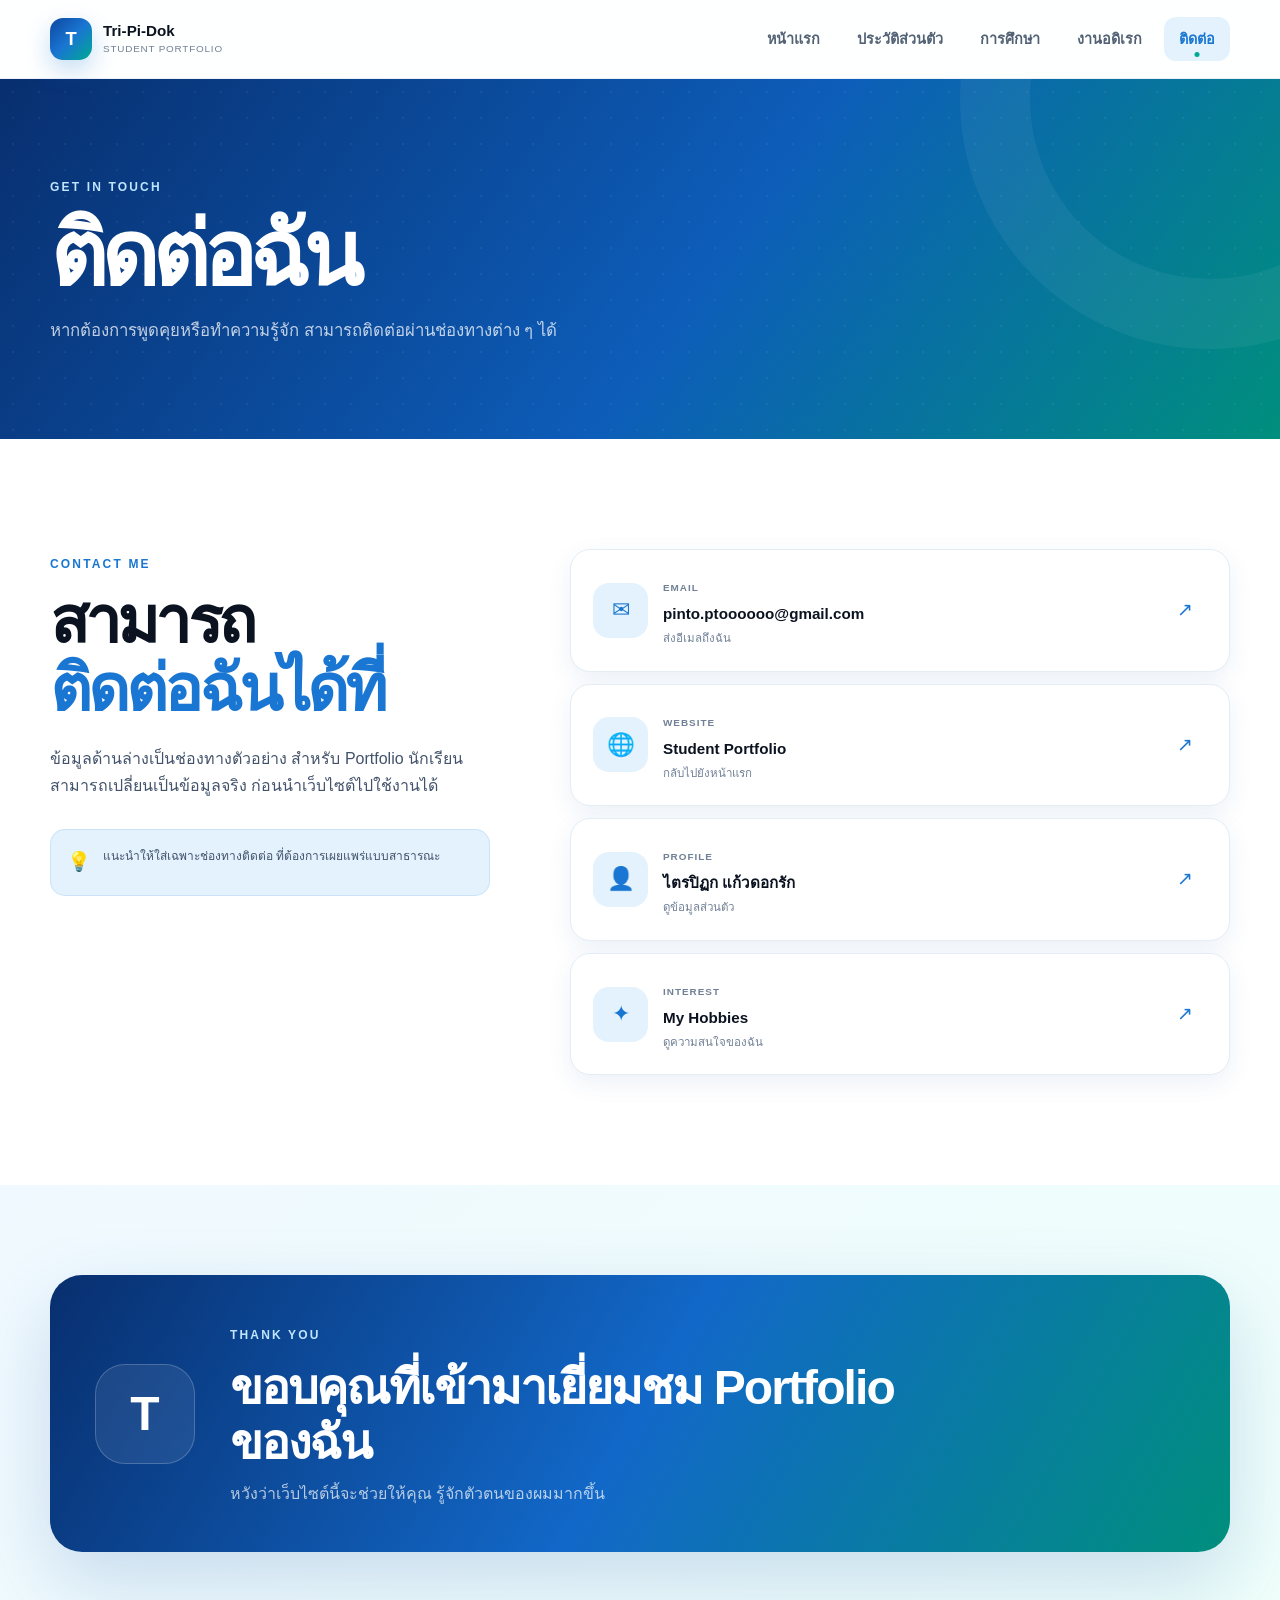
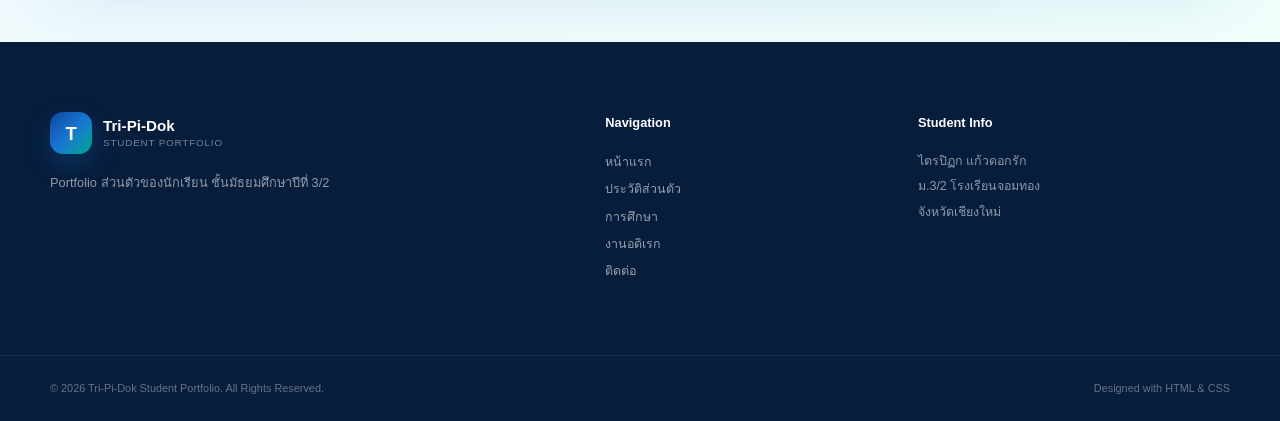
<file: contact.html>
<!DOCTYPE html>
<html lang="th">
<head>
    <meta charset="UTF-8">
    <meta name="viewport" content="width=device-width, initial-scale=1.0">

    <title>ติดต่อ | ไตรปิฏก แก้วดอกรัก</title>

    <meta
        name="description"
        content="ช่องทางการติดต่อของไตรปิฏก แก้วดอกรัก"
    >

    <link rel="stylesheet" href="style.css">
</head>

<body>

    <header class="site-header">

        <nav class="navbar container">

            <a href="index.html" class="brand">

                <span class="brand-mark">T</span>

                <span class="brand-text">
                    <strong>Tri-Pi-Dok</strong>
                    <small>Student Portfolio</small>
                </span>

            </a>


            <input type="checkbox" id="menu-toggle" class="menu-toggle">

            <label for="menu-toggle" class="menu-button">
                <span></span>
                <span></span>
                <span></span>
            </label>


            <div class="nav-links">

                <a href="index.html">
                    หน้าแรก
                </a>

                <a href="profile.html">
                    ประวัติส่วนตัว
                </a>

                <a href="education.html">
                    การศึกษา
                </a>

                <a href="hobby.html">
                    งานอดิเรก
                </a>

                <a href="contact.html" class="active">
                    ติดต่อ
                </a>

            </div>

        </nav>

    </header>


    <main>

        <!-- Contact Hero -->

        <section class="page-hero contact-hero">

            <div class="page-hero-glow"></div>

            <div class="container">

                <span class="section-label light">
                    GET IN TOUCH
                </span>

                <h1>
                    ติดต่อฉัน
                </h1>

                <p>
                    หากต้องการพูดคุยหรือทำความรู้จัก
                    สามารถติดต่อผ่านช่องทางต่าง ๆ ได้
                </p>

            </div>

        </section>


        <!-- Contact -->

        <section class="section section-white">

            <div class="container contact-layout">

                <div class="contact-intro">

                    <span class="section-label">
                        CONTACT ME
                    </span>

                    <h2>
                        สามารถ
                        <span>ติดต่อฉันได้ที่</span>
                    </h2>

                    <p>
                        ข้อมูลด้านล่างเป็นช่องทางตัวอย่าง
                        สำหรับ Portfolio นักเรียน
                        สามารถเปลี่ยนเป็นข้อมูลจริง
                        ก่อนนำเว็บไซต์ไปใช้งานได้
                    </p>


                    <div class="contact-note">

                        <span>💡</span>

                        <p>
                            แนะนำให้ใส่เฉพาะช่องทางติดต่อ
                            ที่ต้องการเผยแพร่แบบสาธารณะ
                        </p>

                    </div>

                </div>


                <div class="contact-cards">

                    <a
                        href="mailto:example@email.com"
                        class="contact-card"
                    >

                        <span class="contact-card-icon">
                            ✉
                        </span>

                        <div>

                            <small>
                                EMAIL
                            </small>

                            <h3>
                                pinto.ptoooooo@gmail.com
                            </h3>

                            <p>
                                ส่งอีเมลถึงฉัน
                            </p>

                        </div>

                        <span class="contact-arrow">
                            ↗
                        </span>

                    </a>


                    <a
                        href="index.html"
                        class="contact-card"
                    >

                        <span class="contact-card-icon">
                            🌐
                        </span>

                        <div>

                            <small>
                                WEBSITE
                            </small>

                            <h3>
                                Student Portfolio
                            </h3>

                            <p>
                                กลับไปยังหน้าแรก
                            </p>

                        </div>

                        <span class="contact-arrow">
                            ↗
                        </span>

                    </a>


                    <a
                        href="profile.html"
                        class="contact-card"
                    >

                        <span class="contact-card-icon">
                            👤
                        </span>

                        <div>

                            <small>
                                PROFILE
                            </small>

                            <h3>
                                ไตรปิฏก แก้วดอกรัก
                            </h3>

                            <p>
                                ดูข้อมูลส่วนตัว
                            </p>

                        </div>

                        <span class="contact-arrow">
                            ↗
                        </span>

                    </a>


                    <a
                        href="hobby.html"
                        class="contact-card"
                    >

                        <span class="contact-card-icon">
                            ✦
                        </span>

                        <div>

                            <small>
                                INTEREST
                            </small>

                            <h3>
                                My Hobbies
                            </h3>

                            <p>
                                ดูความสนใจของฉัน
                            </p>

                        </div>

                        <span class="contact-arrow">
                            ↗
                        </span>

                    </a>

                </div>

            </div>

        </section>


        <!-- Contact CTA -->

        <section class="contact-cta-section">

            <div class="container">

                <div class="contact-cta">

                    <div class="contact-cta-mark">
                        T
                    </div>

                    <div>

                        <span class="section-label light">
                            THANK YOU
                        </span>

                        <h2>
                            ขอบคุณที่เข้ามาเยี่ยมชม
                            Portfolio ของฉัน
                        </h2>

                        <p>
                            หวังว่าเว็บไซต์นี้จะช่วยให้คุณ
                            รู้จักตัวตนของผมมากขึ้น
                        </p>

                    </div>

                </div>

            </div>

        </section>

    </main>


    <footer class="site-footer">

        <div class="container footer-grid">

            <div class="footer-brand">

                <a href="index.html" class="brand footer-logo">

                    <span class="brand-mark">T</span>

                    <span class="brand-text">
                        <strong>Tri-Pi-Dok</strong>
                        <small>Student Portfolio</small>
                    </span>

                </a>

                <p>
                    Portfolio ส่วนตัวของนักเรียน
                    ชั้นมัธยมศึกษาปีที่ 3/2
                </p>

            </div>


            <div class="footer-links">

                <h3>Navigation</h3>

                <a href="index.html">หน้าแรก</a>
                <a href="profile.html">ประวัติส่วนตัว</a>
                <a href="education.html">การศึกษา</a>
                <a href="hobby.html">งานอดิเรก</a>
                <a href="contact.html">ติดต่อ</a>

            </div>


            <div class="footer-info">

                <h3>Student Info</h3>

                <p>ไตรปิฏก แก้วดอกรัก</p>
                <p>ม.3/2 โรงเรียนจอมทอง</p>
                <p>จังหวัดเชียงใหม่</p>

            </div>

        </div>


        <div class="footer-bottom">

            <div class="container">

                <p>
                    © 2026 Tri-Pi-Dok Student Portfolio.
                    All Rights Reserved.
                </p>

                <span>
                    Designed with HTML & CSS
                </span>

            </div>

        </div>

    </footer>

</body>
</html>
</file>
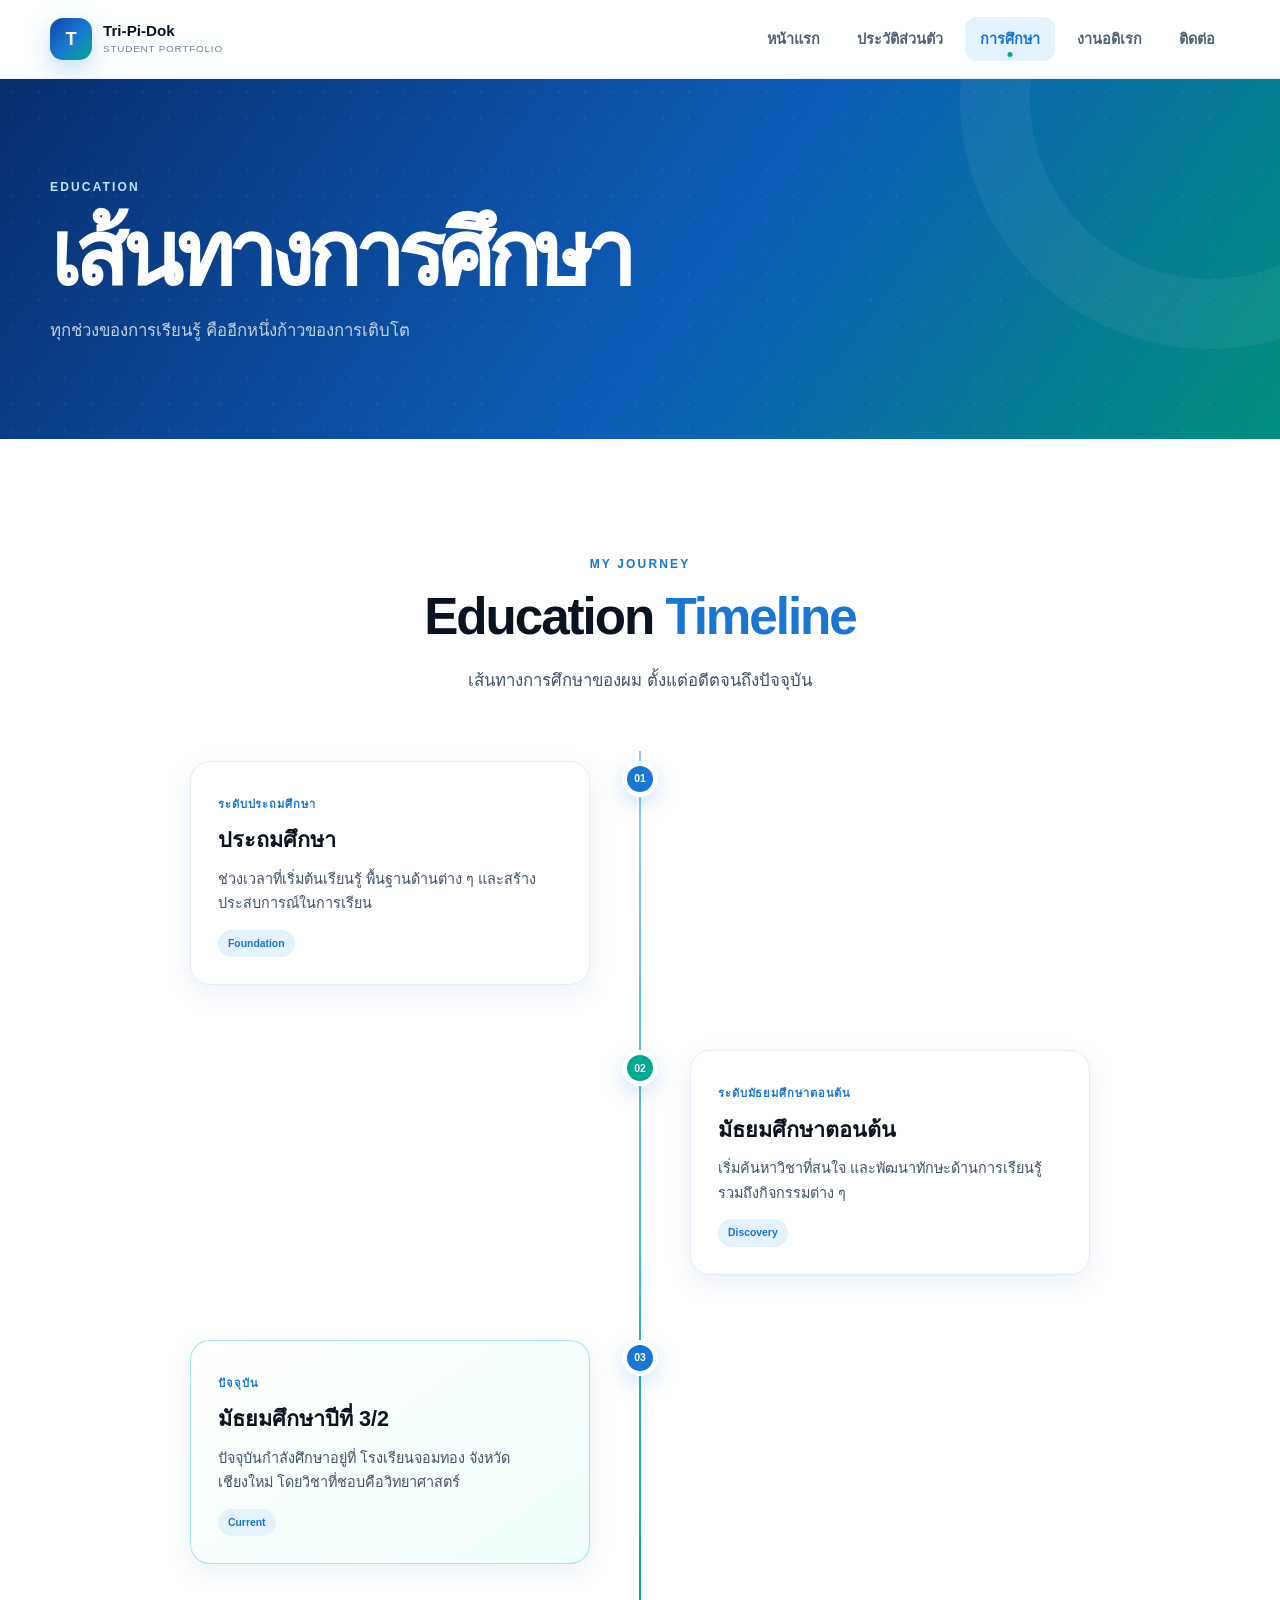
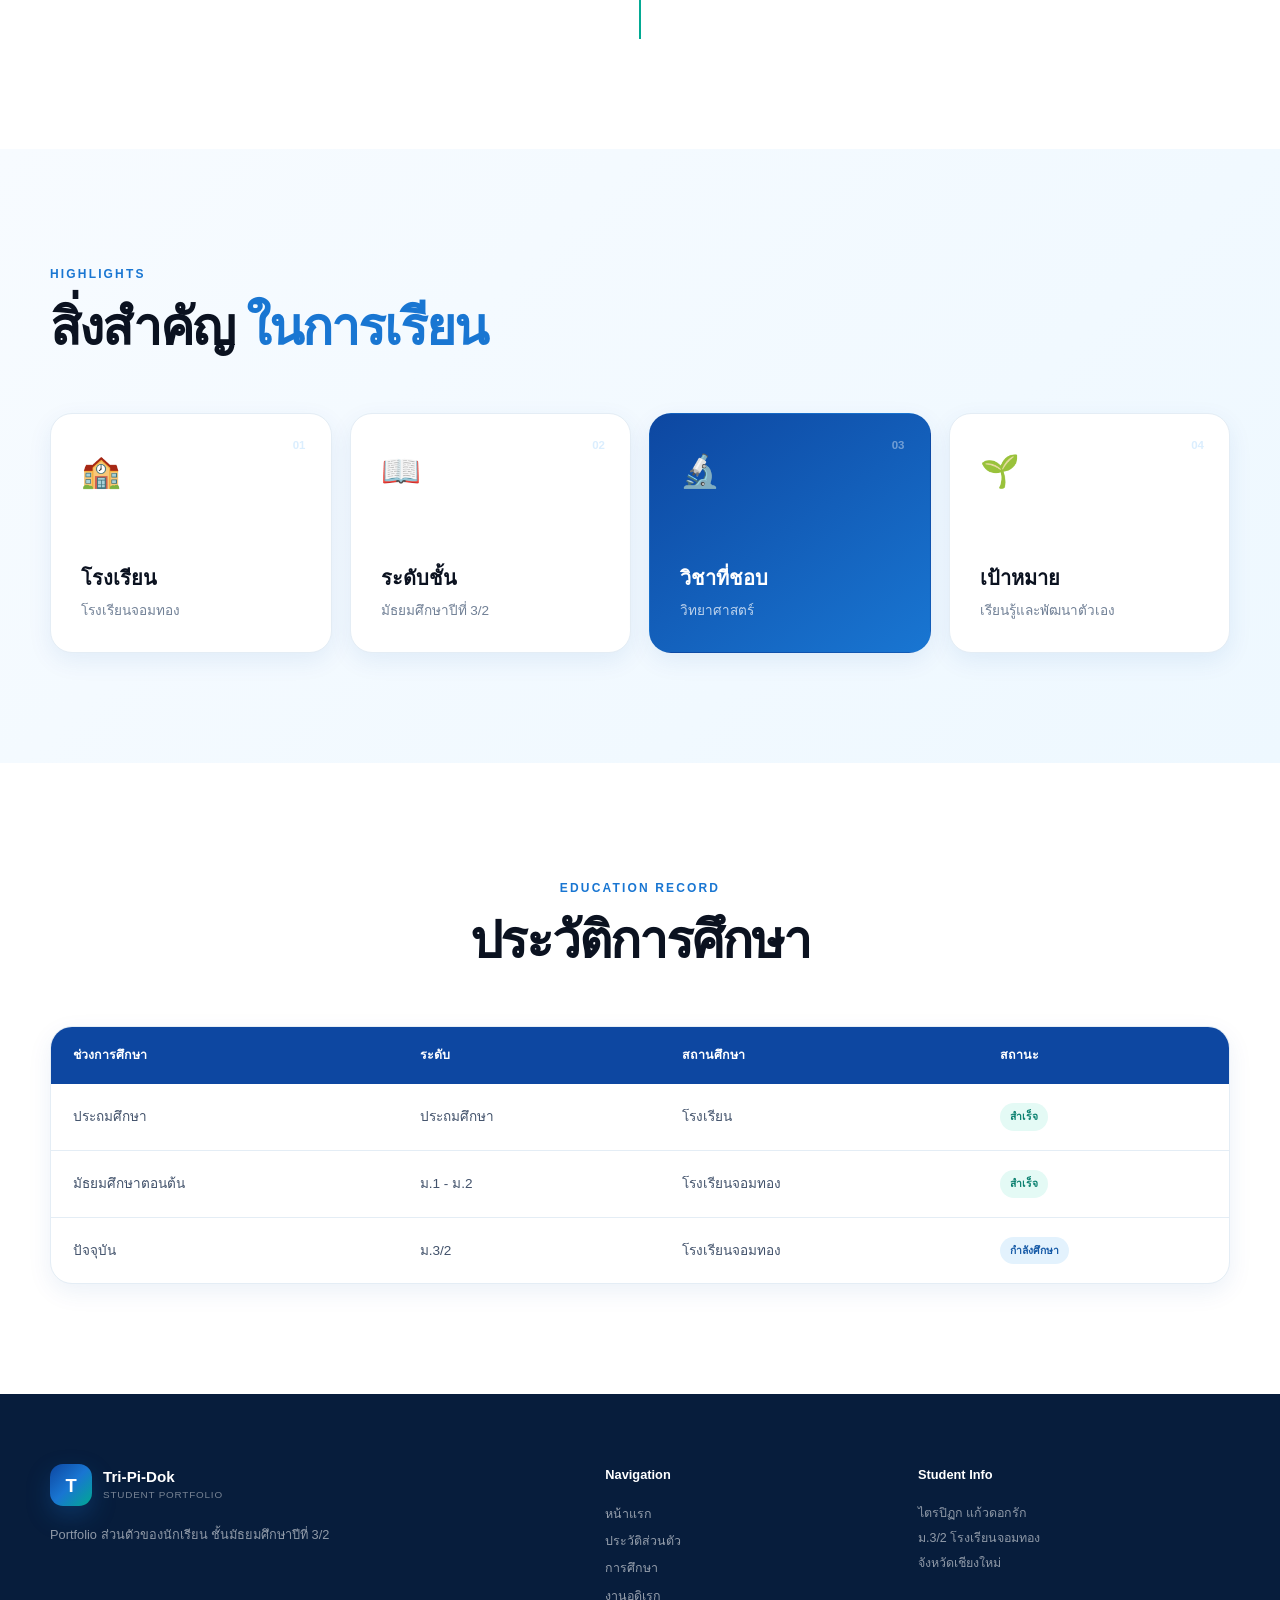
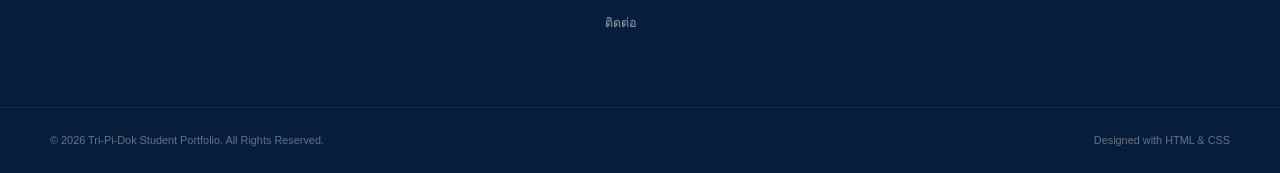
<file: education.html>
<!DOCTYPE html>
<html lang="th">
<head>
    <meta charset="UTF-8">
    <meta name="viewport" content="width=device-width, initial-scale=1.0">

    <title>การศึกษา | ไตรปิฏก แก้วดอกรัก</title>

    <meta
        name="description"
        content="ประวัติการศึกษาของไตรปิฏก แก้วดอกรัก"
    >

    <link rel="stylesheet" href="style.css">
</head>

<body>

    <header class="site-header">

        <nav class="navbar container">

            <a href="index.html" class="brand">

                <span class="brand-mark">T</span>

                <span class="brand-text">
                    <strong>Tri-Pi-Dok</strong>
                    <small>Student Portfolio</small>
                </span>

            </a>


            <input type="checkbox" id="menu-toggle" class="menu-toggle">

            <label for="menu-toggle" class="menu-button">
                <span></span>
                <span></span>
                <span></span>
            </label>


            <div class="nav-links">

                <a href="index.html">
                    หน้าแรก
                </a>

                <a href="profile.html">
                    ประวัติส่วนตัว
                </a>

                <a href="education.html" class="active">
                    การศึกษา
                </a>

                <a href="hobby.html">
                    งานอดิเรก
                </a>

                <a href="contact.html">
                    ติดต่อ
                </a>

            </div>

        </nav>

    </header>


    <main>

        <!-- Page Hero -->

        <section class="page-hero education-hero">

            <div class="page-hero-glow"></div>

            <div class="container">

                <span class="section-label light">
                    EDUCATION
                </span>

                <h1>
                    เส้นทางการศึกษา
                </h1>

                <p>
                    ทุกช่วงของการเรียนรู้
                    คืออีกหนึ่งก้าวของการเติบโต
                </p>

            </div>

        </section>


        <!-- Timeline -->

        <section class="section section-white">

            <div class="container">

                <div class="section-heading center">

                    <span class="section-label">
                        MY JOURNEY
                    </span>

                    <h2>
                        Education
                        <span>Timeline</span>
                    </h2>

                    <p>
                        เส้นทางการศึกษาของผม
                        ตั้งแต่อดีตจนถึงปัจจุบัน
                    </p>

                </div>


                <div class="timeline">

                    <div class="timeline-item">

                        <div class="timeline-marker">
                            01
                        </div>

                        <div class="timeline-content">

                            <span class="timeline-year">
                                ระดับประถมศึกษา
                            </span>

                            <h3>
                                ประถมศึกษา
                            </h3>

                            <p>
                                ช่วงเวลาที่เริ่มต้นเรียนรู้
                                พื้นฐานด้านต่าง ๆ
                                และสร้างประสบการณ์ในการเรียน
                            </p>

                            <div class="timeline-tag">
                                Foundation
                            </div>

                        </div>

                    </div>


                    <div class="timeline-item">

                        <div class="timeline-marker">
                            02
                        </div>

                        <div class="timeline-content">

                            <span class="timeline-year">
                                ระดับมัธยมศึกษาตอนต้น
                            </span>

                            <h3>
                                มัธยมศึกษาตอนต้น
                            </h3>

                            <p>
                                เริ่มค้นหาวิชาที่สนใจ
                                และพัฒนาทักษะด้านการเรียนรู้
                                รวมถึงกิจกรรมต่าง ๆ
                            </p>

                            <div class="timeline-tag">
                                Discovery
                            </div>

                        </div>

                    </div>


                    <div class="timeline-item current">

                        <div class="timeline-marker">
                            03
                        </div>

                        <div class="timeline-content">

                            <span class="timeline-year">
                                ปัจจุบัน
                            </span>

                            <h3>
                                มัธยมศึกษาปีที่ 3/2
                            </h3>

                            <p>
                                ปัจจุบันกำลังศึกษาอยู่ที่
                                โรงเรียนจอมทอง จังหวัดเชียงใหม่
                                โดยวิชาที่ชอบคือวิทยาศาสตร์
                            </p>

                            <div class="timeline-tag">
                                Current
                            </div>

                        </div>

                    </div>

                </div>

            </div>

        </section>


        <!-- Education Highlights -->

        <section class="section section-soft">

            <div class="container">

                <div class="section-heading">

                    <span class="section-label">
                        HIGHLIGHTS
                    </span>

                    <h2>
                        สิ่งสำคัญ
                        <span>ในการเรียน</span>
                    </h2>

                </div>


                <div class="education-highlight-grid">

                    <div class="education-feature">

                        <div class="feature-number">
                            01
                        </div>

                        <span class="feature-icon">🏫</span>

                        <h3>
                            โรงเรียน
                        </h3>

                        <p>
                            โรงเรียนจอมทอง
                        </p>

                    </div>


                    <div class="education-feature">

                        <div class="feature-number">
                            02
                        </div>

                        <span class="feature-icon">📖</span>

                        <h3>
                            ระดับชั้น
                        </h3>

                        <p>
                            มัธยมศึกษาปีที่ 3/2
                        </p>

                    </div>


                    <div class="education-feature featured-education">

                        <div class="feature-number">
                            03
                        </div>

                        <span class="feature-icon">🔬</span>

                        <h3>
                            วิชาที่ชอบ
                        </h3>

                        <p>
                            วิทยาศาสตร์
                        </p>

                    </div>


                    <div class="education-feature">

                        <div class="feature-number">
                            04
                        </div>

                        <span class="feature-icon">🌱</span>

                        <h3>
                            เป้าหมาย
                        </h3>

                        <p>
                            เรียนรู้และพัฒนาตัวเอง
                        </p>

                    </div>

                </div>

            </div>

        </section>


        <!-- Table -->

        <section class="section section-white">

            <div class="container">

                <div class="section-heading center">

                    <span class="section-label">
                        EDUCATION RECORD
                    </span>

                    <h2>
                        ประวัติการศึกษา
                    </h2>

                </div>


                <div class="table-wrapper">

                    <table class="education-table">

                        <thead>

                            <tr>
                                <th>ช่วงการศึกษา</th>
                                <th>ระดับ</th>
                                <th>สถานศึกษา</th>
                                <th>สถานะ</th>
                            </tr>

                        </thead>

                        <tbody>

                            <tr>
                                <td>ประถมศึกษา</td>
                                <td>ประถมศึกษา</td>
                                <td>โรงเรียน</td>
                                <td>
                                    <span class="status">
                                        สำเร็จ
                                    </span>
                                </td>
                            </tr>

                            <tr>
                                <td>มัธยมศึกษาตอนต้น</td>
                                <td>ม.1 - ม.2</td>
                                <td>โรงเรียนจอมทอง</td>
                                <td>
                                    <span class="status">
                                        สำเร็จ
                                    </span>
                                </td>
                            </tr>

                            <tr>
                                <td>ปัจจุบัน</td>
                                <td>ม.3/2</td>
                                <td>โรงเรียนจอมทอง</td>
                                <td>
                                    <span class="status current-status">
                                        กำลังศึกษา
                                    </span>
                                </td>
                            </tr>

                        </tbody>

                    </table>

                </div>

            </div>

        </section>

    </main>


    <footer class="site-footer">

        <div class="container footer-grid">

            <div class="footer-brand">

                <a href="index.html" class="brand footer-logo">

                    <span class="brand-mark">T</span>

                    <span class="brand-text">
                        <strong>Tri-Pi-Dok</strong>
                        <small>Student Portfolio</small>
                    </span>

                </a>

                <p>
                    Portfolio ส่วนตัวของนักเรียน
                    ชั้นมัธยมศึกษาปีที่ 3/2
                </p>

            </div>


            <div class="footer-links">

                <h3>Navigation</h3>

                <a href="index.html">หน้าแรก</a>
                <a href="profile.html">ประวัติส่วนตัว</a>
                <a href="education.html">การศึกษา</a>
                <a href="hobby.html">งานอดิเรก</a>
                <a href="contact.html">ติดต่อ</a>

            </div>


            <div class="footer-info">

                <h3>Student Info</h3>

                <p>ไตรปิฏก แก้วดอกรัก</p>
                <p>ม.3/2 โรงเรียนจอมทอง</p>
                <p>จังหวัดเชียงใหม่</p>

            </div>

        </div>


        <div class="footer-bottom">

            <div class="container">

                <p>
                    © 2026 Tri-Pi-Dok Student Portfolio.
                    All Rights Reserved.
                </p>

                <span>
                    Designed with HTML & CSS
                </span>

            </div>

        </div>

    </footer>

</body>
</html>
</file>
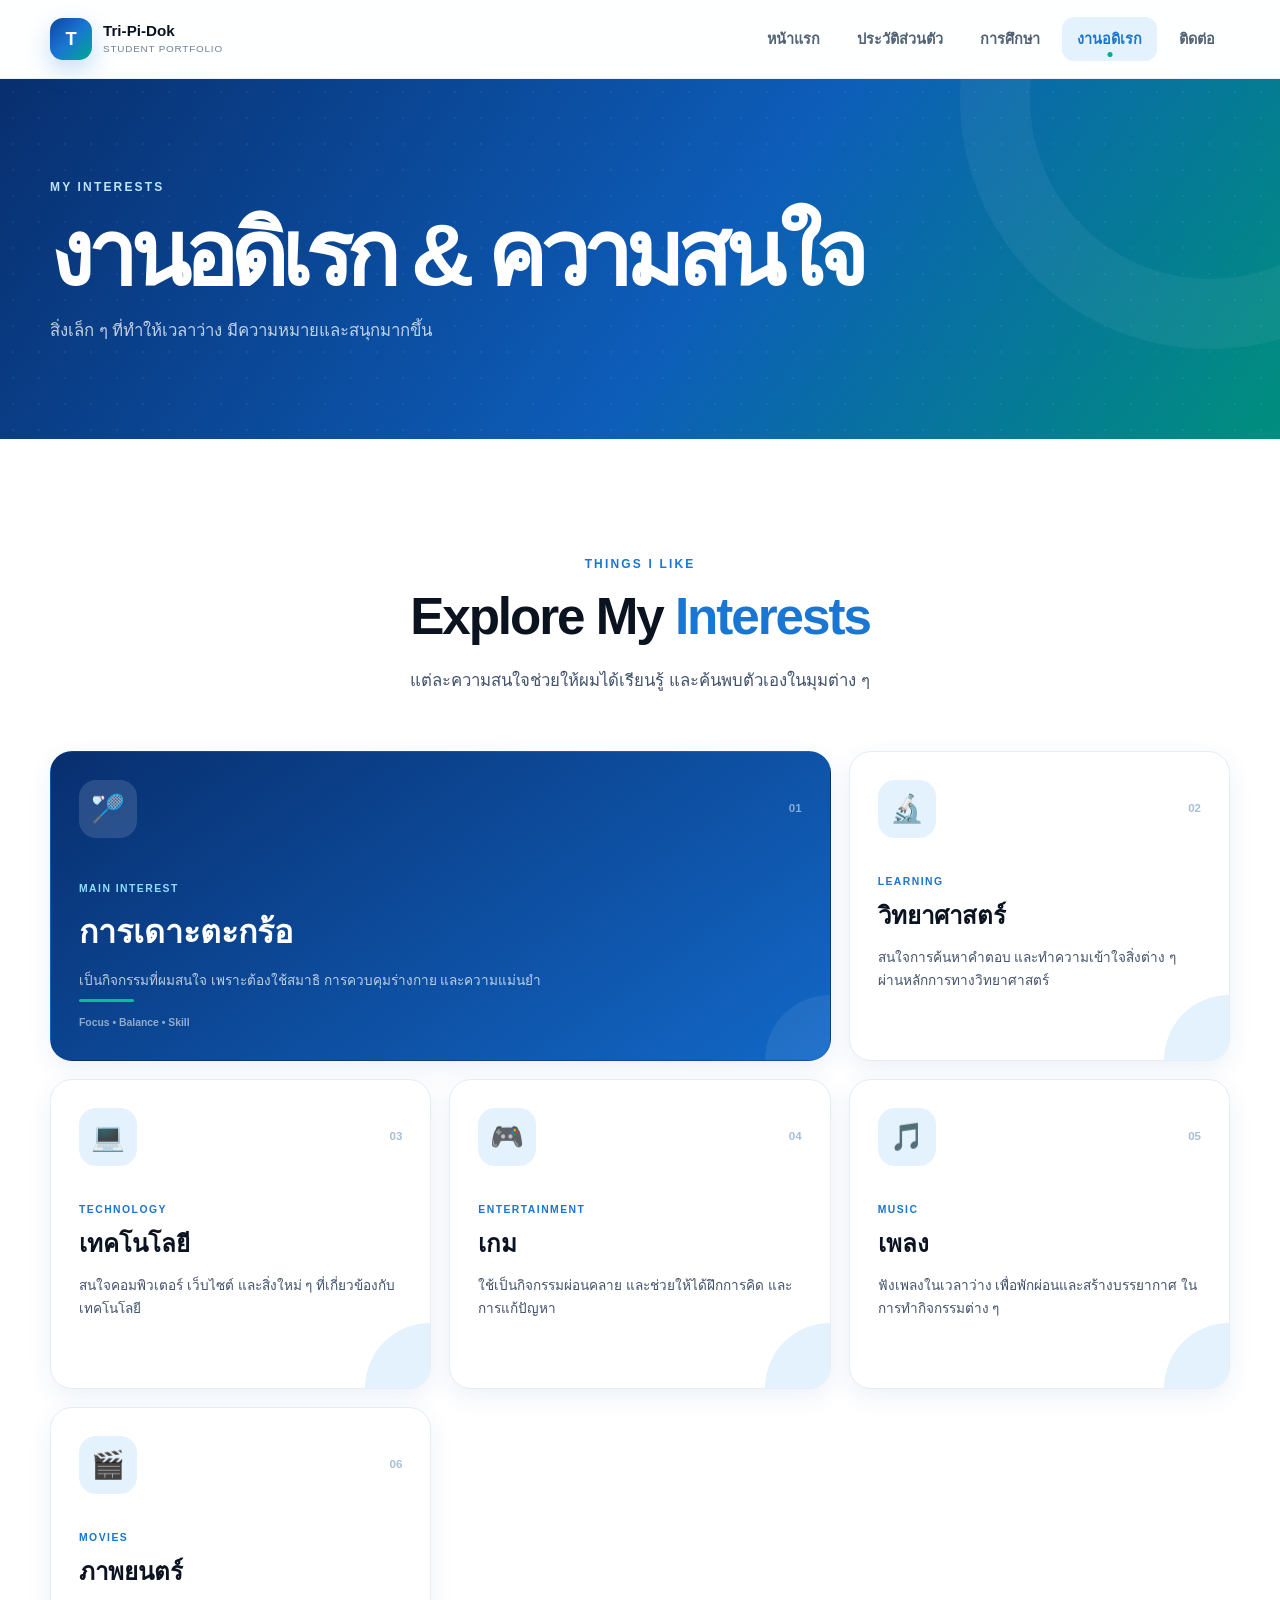
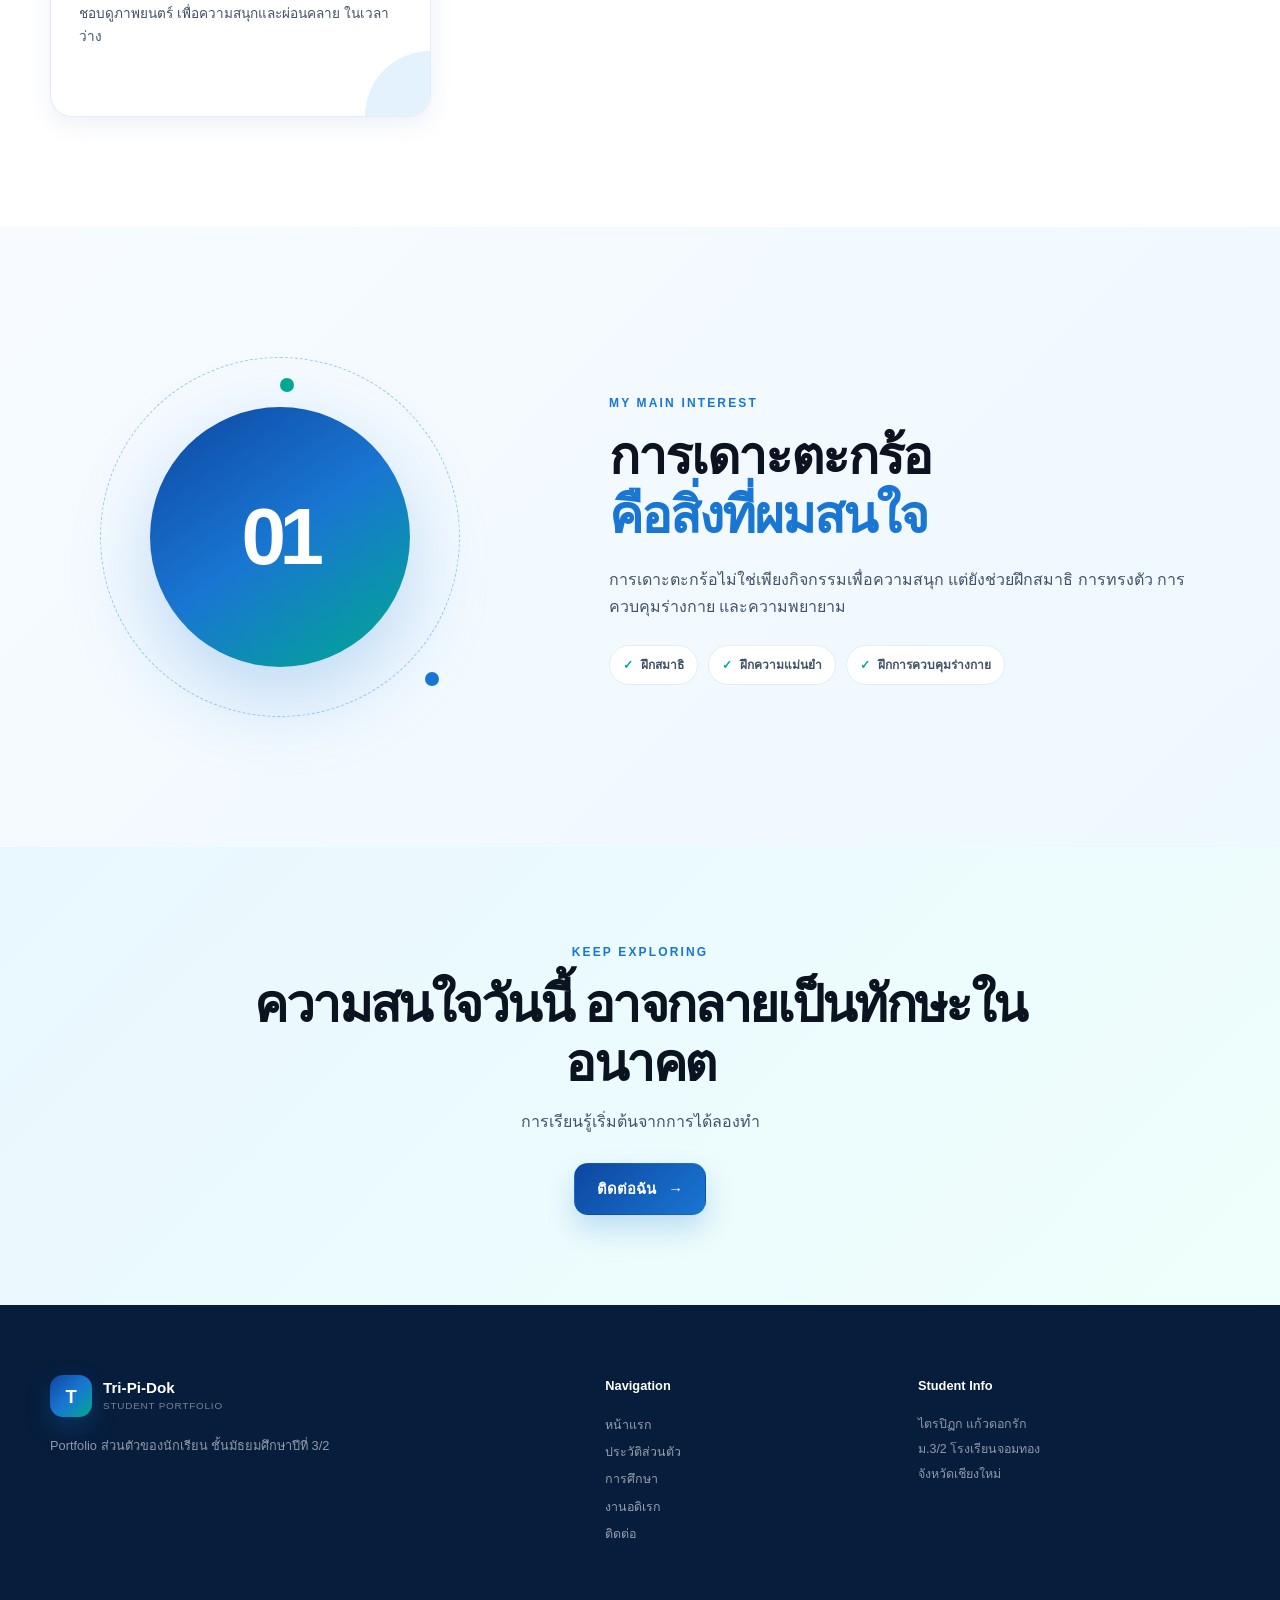
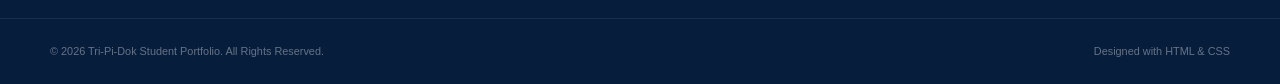
<file: hobby.html>
<!DOCTYPE html>
<html lang="th">
<head>
    <meta charset="UTF-8">
    <meta name="viewport" content="width=device-width, initial-scale=1.0">

    <title>งานอดิเรก | ไตรปิฏก แก้วดอกรัก</title>

    <meta
        name="description"
        content="งานอดิเรกและความสนใจของไตรปิฏก แก้วดอกรัก"
    >

    <link rel="stylesheet" href="style.css">
</head>

<body>

    <header class="site-header">

        <nav class="navbar container">

            <a href="index.html" class="brand">

                <span class="brand-mark">T</span>

                <span class="brand-text">
                    <strong>Tri-Pi-Dok</strong>
                    <small>Student Portfolio</small>
                </span>

            </a>


            <input type="checkbox" id="menu-toggle" class="menu-toggle">

            <label for="menu-toggle" class="menu-button">
                <span></span>
                <span></span>
                <span></span>
            </label>


            <div class="nav-links">

                <a href="index.html">
                    หน้าแรก
                </a>

                <a href="profile.html">
                    ประวัติส่วนตัว
                </a>

                <a href="education.html">
                    การศึกษา
                </a>

                <a href="hobby.html" class="active">
                    งานอดิเรก
                </a>

                <a href="contact.html">
                    ติดต่อ
                </a>

            </div>

        </nav>

    </header>


    <main>

        <!-- Hero -->

        <section class="page-hero hobby-hero">

            <div class="page-hero-glow"></div>

            <div class="container">

                <span class="section-label light">
                    MY INTERESTS
                </span>

                <h1>
                    งานอดิเรก & ความสนใจ
                </h1>

                <p>
                    สิ่งเล็ก ๆ ที่ทำให้เวลาว่าง
                    มีความหมายและสนุกมากขึ้น
                </p>

            </div>

        </section>


        <!-- Hobby Cards -->

        <section class="section section-white">

            <div class="container">

                <div class="section-heading center">

                    <span class="section-label">
                        THINGS I LIKE
                    </span>

                    <h2>
                        Explore My
                        <span>Interests</span>
                    </h2>

                    <p>
                        แต่ละความสนใจช่วยให้ผมได้เรียนรู้
                        และค้นพบตัวเองในมุมต่าง ๆ
                    </p>

                </div>


                <div class="hobby-grid">

                    <article class="hobby-card hobby-main">

                        <div class="hobby-card-top">

                            <span class="hobby-icon">
                                🏸
                            </span>

                            <span class="hobby-number">
                                01
                            </span>

                        </div>

                        <div>

                            <span class="hobby-label">
                                MAIN INTEREST
                            </span>

                            <h3>
                                การเดาะตะกร้อ
                            </h3>

                            <p>
                                เป็นกิจกรรมที่ผมสนใจ
                                เพราะต้องใช้สมาธิ
                                การควบคุมร่างกาย
                                และความแม่นยำ
                            </p>

                        </div>

                        <div class="hobby-line"></div>

                        <span class="hobby-caption">
                            Focus • Balance • Skill
                        </span>

                    </article>


                    <article class="hobby-card">

                        <div class="hobby-card-top">

                            <span class="hobby-icon">
                                🔬
                            </span>

                            <span class="hobby-number">
                                02
                            </span>

                        </div>

                        <span class="hobby-label">
                            LEARNING
                        </span>

                        <h3>
                            วิทยาศาสตร์
                        </h3>

                        <p>
                            สนใจการค้นหาคำตอบ
                            และทำความเข้าใจสิ่งต่าง ๆ
                            ผ่านหลักการทางวิทยาศาสตร์
                        </p>

                    </article>


                    <article class="hobby-card">

                        <div class="hobby-card-top">

                            <span class="hobby-icon">
                                💻
                            </span>

                            <span class="hobby-number">
                                03
                            </span>

                        </div>

                        <span class="hobby-label">
                            TECHNOLOGY
                        </span>

                        <h3>
                            เทคโนโลยี
                        </h3>

                        <p>
                            สนใจคอมพิวเตอร์
                            เว็บไซต์ และสิ่งใหม่ ๆ
                            ที่เกี่ยวข้องกับเทคโนโลยี
                        </p>

                    </article>


                    <article class="hobby-card">

                        <div class="hobby-card-top">

                            <span class="hobby-icon">
                                🎮
                            </span>

                            <span class="hobby-number">
                                04
                            </span>

                        </div>

                        <span class="hobby-label">
                            ENTERTAINMENT
                        </span>

                        <h3>
                            เกม
                        </h3>

                        <p>
                            ใช้เป็นกิจกรรมผ่อนคลาย
                            และช่วยให้ได้ฝึกการคิด
                            และการแก้ปัญหา
                        </p>

                    </article>


                    <article class="hobby-card">

                        <div class="hobby-card-top">

                            <span class="hobby-icon">
                                🎵
                            </span>

                            <span class="hobby-number">
                                05
                            </span>

                        </div>

                        <span class="hobby-label">
                            MUSIC
                        </span>

                        <h3>
                            เพลง
                        </h3>

                        <p>
                            ฟังเพลงในเวลาว่าง
                            เพื่อพักผ่อนและสร้างบรรยากาศ
                            ในการทำกิจกรรมต่าง ๆ
                        </p>

                    </article>


                    <article class="hobby-card">

                        <div class="hobby-card-top">

                            <span class="hobby-icon">
                                🎬
                            </span>

                            <span class="hobby-number">
                                06
                            </span>

                        </div>

                        <span class="hobby-label">
                            MOVIES
                        </span>

                        <h3>
                            ภาพยนตร์
                        </h3>

                        <p>
                            ชอบดูภาพยนตร์
                            เพื่อความสนุกและผ่อนคลาย
                            ในเวลาว่าง
                        </p>

                    </article>

                </div>

            </div>

        </section>


        <!-- Main Interest -->

        <section class="section section-soft">

            <div class="container interest-section">

                <div class="interest-visual">

                    <div class="interest-orb">
                        <span>01</span>
                    </div>

                    <div class="interest-ring"></div>

                </div>


                <div class="interest-content">

                    <span class="section-label">
                        MY MAIN INTEREST
                    </span>

                    <h2>
                        การเดาะตะกร้อ
                        <span>คือสิ่งที่ผมสนใจ</span>
                    </h2>

                    <p>
                        การเดาะตะกร้อไม่ใช่เพียงกิจกรรมเพื่อความสนุก
                        แต่ยังช่วยฝึกสมาธิ การทรงตัว
                        การควบคุมร่างกาย และความพยายาม
                    </p>

                    <div class="interest-points">

                        <div>
                            <span>✓</span>
                            ฝึกสมาธิ
                        </div>

                        <div>
                            <span>✓</span>
                            ฝึกความแม่นยำ
                        </div>

                        <div>
                            <span>✓</span>
                            ฝึกการควบคุมร่างกาย
                        </div>

                    </div>

                </div>

            </div>

        </section>


        <!-- CTA -->

        <section class="simple-cta">

            <div class="container">

                <span class="section-label">
                    KEEP EXPLORING
                </span>

                <h2>
                    ความสนใจวันนี้
                    อาจกลายเป็นทักษะในอนาคต
                </h2>

                <p>
                    การเรียนรู้เริ่มต้นจากการได้ลองทำ
                </p>

                <a href="contact.html" class="btn btn-primary">
                    ติดต่อฉัน
                    <span>→</span>
                </a>

            </div>

        </section>

    </main>


    <footer class="site-footer">

        <div class="container footer-grid">

            <div class="footer-brand">

                <a href="index.html" class="brand footer-logo">

                    <span class="brand-mark">T</span>

                    <span class="brand-text">
                        <strong>Tri-Pi-Dok</strong>
                        <small>Student Portfolio</small>
                    </span>

                </a>

                <p>
                    Portfolio ส่วนตัวของนักเรียน
                    ชั้นมัธยมศึกษาปีที่ 3/2
                </p>

            </div>


            <div class="footer-links">

                <h3>Navigation</h3>

                <a href="index.html">หน้าแรก</a>
                <a href="profile.html">ประวัติส่วนตัว</a>
                <a href="education.html">การศึกษา</a>
                <a href="hobby.html">งานอดิเรก</a>
                <a href="contact.html">ติดต่อ</a>

            </div>


            <div class="footer-info">

                <h3>Student Info</h3>

                <p>ไตรปิฏก แก้วดอกรัก</p>
                <p>ม.3/2 โรงเรียนจอมทอง</p>
                <p>จังหวัดเชียงใหม่</p>

            </div>

        </div>


        <div class="footer-bottom">

            <div class="container">

                <p>
                    © 2026 Tri-Pi-Dok Student Portfolio.
                    All Rights Reserved.
                </p>

                <span>
                    Designed with HTML & CSS
                </span>

            </div>

        </div>

    </footer>

</body>
</html>
</file>
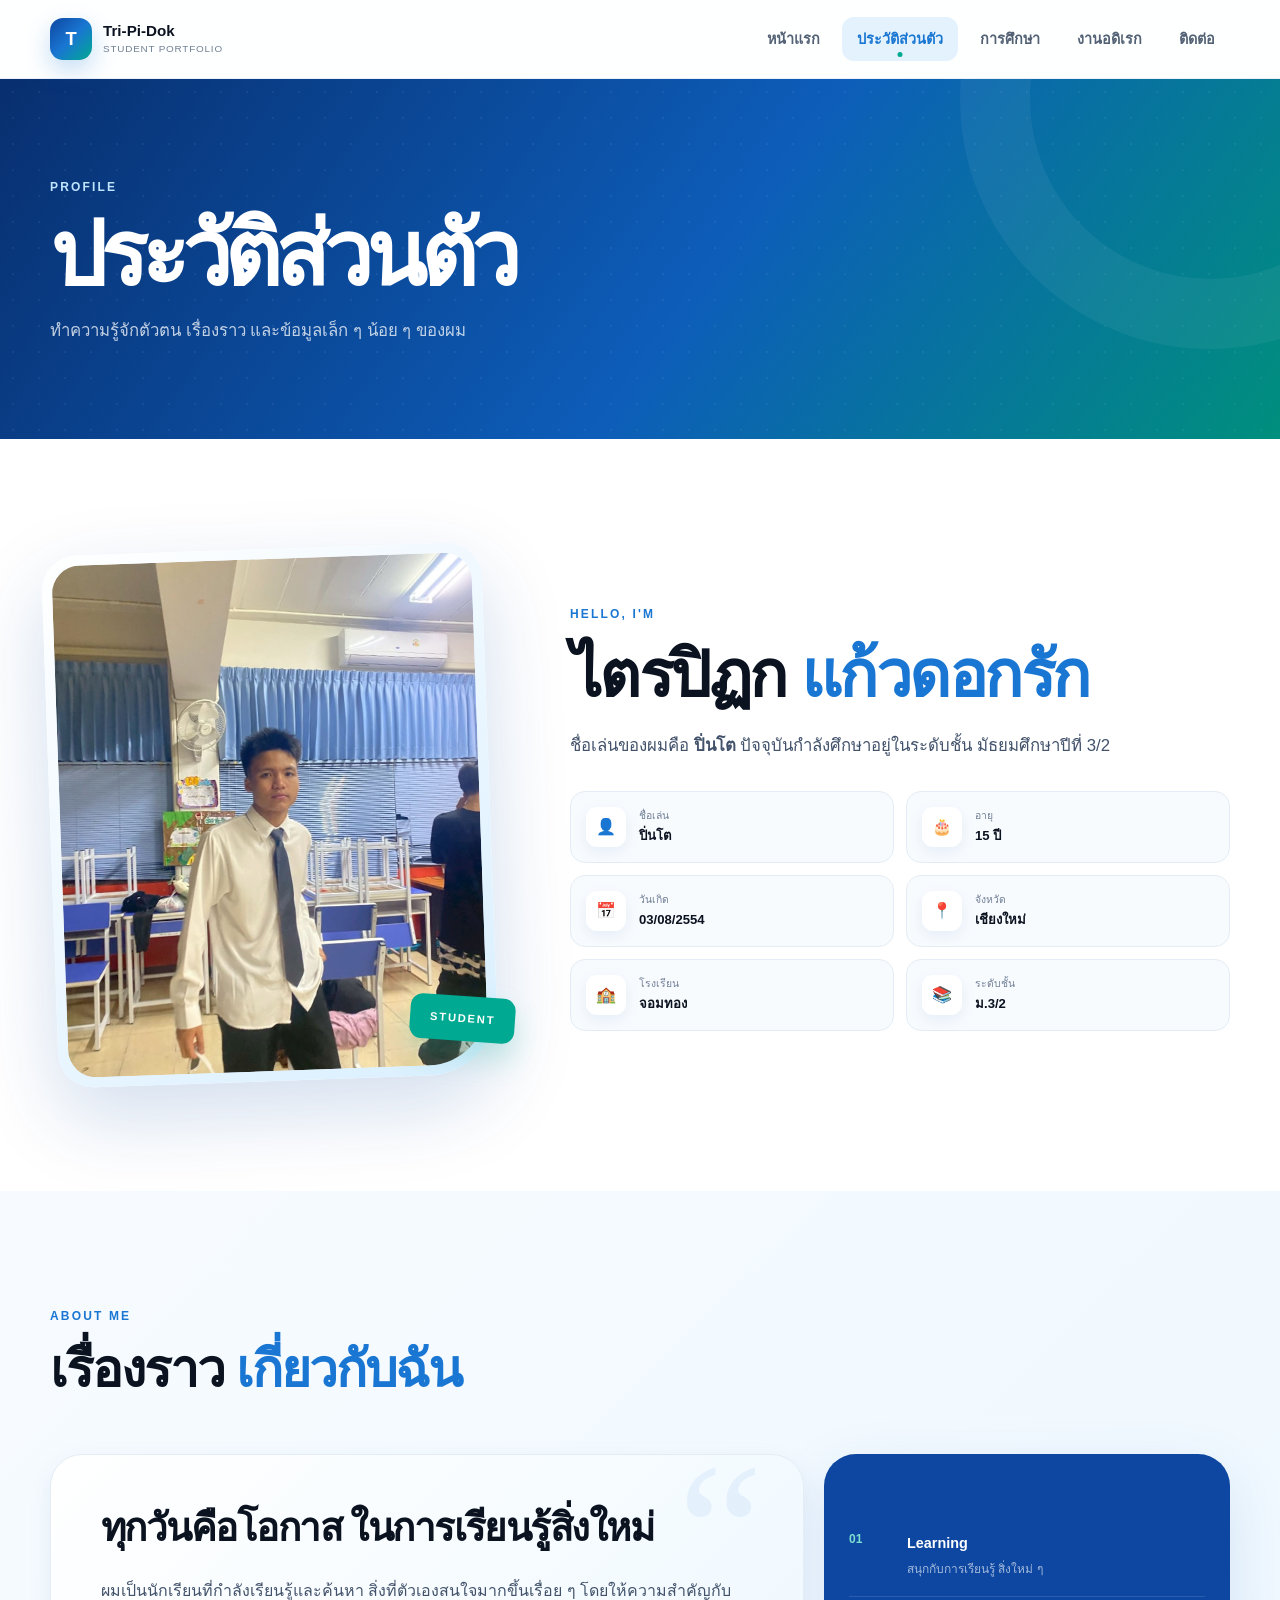
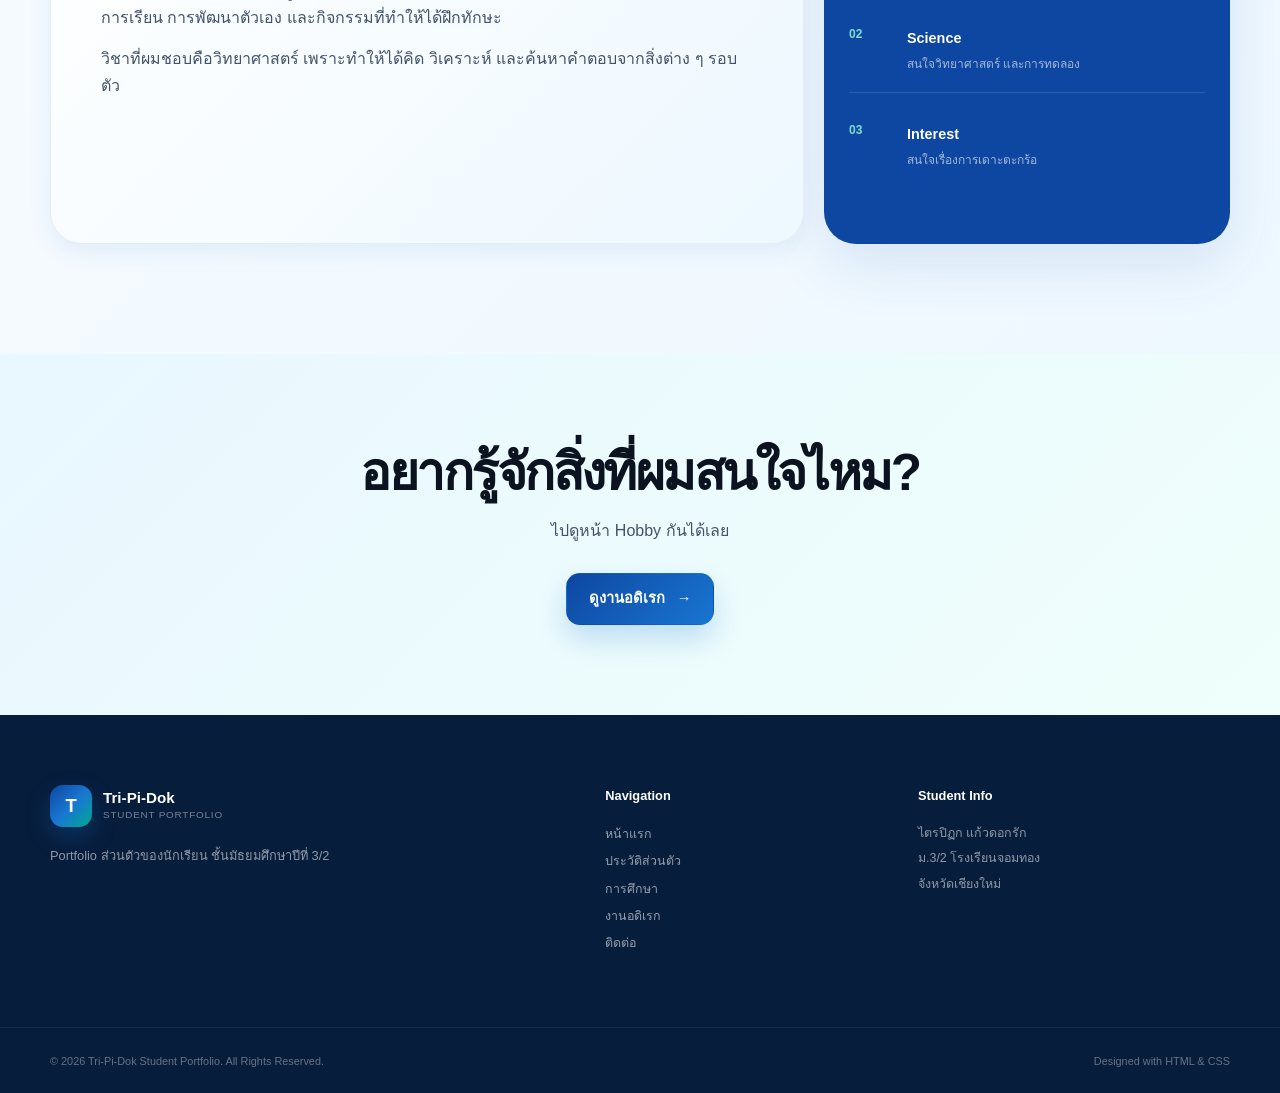
<file: profile.html>
<!DOCTYPE html>
<html lang="th">
<head>
    <meta charset="UTF-8">
    <meta name="viewport" content="width=device-width, initial-scale=1.0">

    <title>ประวัติส่วนตัว | ไตรปิฏก แก้วดอกรัก</title>

    <meta
        name="description"
        content="ประวัติส่วนตัวของไตรปิฏก แก้วดอกรัก"
    >

    <link rel="stylesheet" href="style.css">
</head>

<body>

    <header class="site-header">

        <nav class="navbar container">

            <a href="index.html" class="brand">
                <span class="brand-mark">T</span>

                <span class="brand-text">
                    <strong>Tri-Pi-Dok</strong>
                    <small>Student Portfolio</small>
                </span>
            </a>

            <input type="checkbox" id="menu-toggle" class="menu-toggle">

            <label for="menu-toggle" class="menu-button">
                <span></span>
                <span></span>
                <span></span>
            </label>

            <div class="nav-links">

                <a href="index.html">
                    หน้าแรก
                </a>

                <a href="profile.html" class="active">
                    ประวัติส่วนตัว
                </a>

                <a href="education.html">
                    การศึกษา
                </a>

                <a href="hobby.html">
                    งานอดิเรก
                </a>

                <a href="contact.html">
                    ติดต่อ
                </a>

            </div>

        </nav>

    </header>


    <main>

        <!-- Page Hero -->

        <section class="page-hero">

            <div class="page-hero-glow"></div>

            <div class="container">

                <span class="section-label light">
                    PROFILE
                </span>

                <h1>
                    ประวัติส่วนตัว
                </h1>

                <p>
                    ทำความรู้จักตัวตน เรื่องราว
                    และข้อมูลเล็ก ๆ น้อย ๆ ของผม
                </p>

            </div>

        </section>


        <!-- Profile Main -->

        <section class="section section-white">

            <div class="container profile-layout">

                <div class="profile-large">

                    <div class="profile-large-inner">

                        <img
                            src="[data-uri]"
                            alt="รูปโปรไฟล์ของไตรปิฏก แก้วดอกรัก"
                        >

                    </div>

                    <div class="profile-stamp">
                        STUDENT
                    </div>

                </div>


                <div class="profile-details">

                    <span class="section-label">
                        HELLO, I'M
                    </span>

                    <h2>
                        ไตรปิฏก
                        <span>แก้วดอกรัก</span>
                    </h2>

                    <p class="lead">
                        ชื่อเล่นของผมคือ
                        <strong>ปิ่นโต</strong>
                        ปัจจุบันกำลังศึกษาอยู่ในระดับชั้น
                        มัธยมศึกษาปีที่ 3/2
                    </p>


                    <div class="info-grid">

                        <div class="info-item">
                            <span class="info-icon">👤</span>

                            <div>
                                <small>ชื่อเล่น</small>
                                <strong>ปิ่นโต</strong>
                            </div>
                        </div>


                        <div class="info-item">
                            <span class="info-icon">🎂</span>

                            <div>
                                <small>อายุ</small>
                                <strong>15 ปี</strong>
                            </div>
                        </div>


                        <div class="info-item">
                            <span class="info-icon">📅</span>

                            <div>
                                <small>วันเกิด</small>
                                <strong>03/08/2554</strong>
                            </div>
                        </div>


                        <div class="info-item">
                            <span class="info-icon">📍</span>

                            <div>
                                <small>จังหวัด</small>
                                <strong>เชียงใหม่</strong>
                            </div>
                        </div>


                        <div class="info-item">
                            <span class="info-icon">🏫</span>

                            <div>
                                <small>โรงเรียน</small>
                                <strong>จอมทอง</strong>
                            </div>
                        </div>


                        <div class="info-item">
                            <span class="info-icon">📚</span>

                            <div>
                                <small>ระดับชั้น</small>
                                <strong>ม.3/2</strong>
                            </div>
                        </div>

                    </div>

                </div>

            </div>

        </section>


        <!-- About Me -->

        <section class="section section-soft">

            <div class="container">

                <div class="section-heading">

                    <span class="section-label">
                        ABOUT ME
                    </span>

                    <h2>
                        เรื่องราว
                        <span>เกี่ยวกับฉัน</span>
                    </h2>

                </div>


                <div class="about-me-grid">

                    <div class="about-main-card">

                        <span class="big-quote">
                            “
                        </span>

                        <h3>
                            ทุกวันคือโอกาส
                            ในการเรียนรู้สิ่งใหม่
                        </h3>

                        <p>
                            ผมเป็นนักเรียนที่กำลังเรียนรู้และค้นหา
                            สิ่งที่ตัวเองสนใจมากขึ้นเรื่อย ๆ
                            โดยให้ความสำคัญกับการเรียน
                            การพัฒนาตัวเอง และกิจกรรมที่ทำให้ได้ฝึกทักษะ
                        </p>

                        <p>
                            วิชาที่ผมชอบคือวิทยาศาสตร์
                            เพราะทำให้ได้คิด วิเคราะห์
                            และค้นหาคำตอบจากสิ่งต่าง ๆ รอบตัว
                        </p>

                    </div>


                    <div class="about-side-card">

                        <div class="mini-feature">

                            <span>01</span>

                            <div>
                                <strong>Learning</strong>
                                <p>
                                    สนุกกับการเรียนรู้
                                    สิ่งใหม่ ๆ
                                </p>
                            </div>

                        </div>


                        <div class="mini-feature">

                            <span>02</span>

                            <div>
                                <strong>Science</strong>
                                <p>
                                    สนใจวิทยาศาสตร์
                                    และการทดลอง
                                </p>
                            </div>

                        </div>


                        <div class="mini-feature">

                            <span>03</span>

                            <div>
                                <strong>Interest</strong>
                                <p>
                                    สนใจเรื่องการเดาะตะกร้อ
                                </p>
                            </div>

                        </div>

                    </div>

                </div>

            </div>

        </section>


        <!-- CTA -->

        <section class="simple-cta">

            <div class="container">

                <h2>
                    อยากรู้จักสิ่งที่ผมสนใจไหม?
                </h2>

                <p>
                    ไปดูหน้า Hobby กันได้เลย
                </p>

                <a href="hobby.html" class="btn btn-primary">
                    ดูงานอดิเรก
                    <span>→</span>
                </a>

            </div>

        </section>

    </main>


    <footer class="site-footer">

        <div class="container footer-grid">

            <div class="footer-brand">

                <a href="index.html" class="brand footer-logo">

                    <span class="brand-mark">T</span>

                    <span class="brand-text">
                        <strong>Tri-Pi-Dok</strong>
                        <small>Student Portfolio</small>
                    </span>

                </a>

                <p>
                    Portfolio ส่วนตัวของนักเรียน
                    ชั้นมัธยมศึกษาปีที่ 3/2
                </p>

            </div>


            <div class="footer-links">

                <h3>Navigation</h3>

                <a href="index.html">หน้าแรก</a>
                <a href="profile.html">ประวัติส่วนตัว</a>
                <a href="education.html">การศึกษา</a>
                <a href="hobby.html">งานอดิเรก</a>
                <a href="contact.html">ติดต่อ</a>

            </div>


            <div class="footer-info">

                <h3>Student Info</h3>

                <p>ไตรปิฏก แก้วดอกรัก</p>
                <p>ม.3/2 โรงเรียนจอมทอง</p>
                <p>จังหวัดเชียงใหม่</p>

            </div>

        </div>


        <div class="footer-bottom">

            <div class="container">

                <p>
                    © 2026 Tri-Pi-Dok Student Portfolio.
                    All Rights Reserved.
                </p>

                <span>
                    Designed with HTML & CSS
                </span>

            </div>

        </div>

    </footer>

</body>
</html>
</file>
<file: style.css>
/* =========================================================
   TRI-PI-DOK STUDENT PORTFOLIO
   Modern Student Portfolio
   HTML5 + CSS3
========================================================= */


/* =========================================================
   01. RESET
========================================================= */

* {
    margin: 0;
    padding: 0;
    box-sizing: border-box;
}

html {
    scroll-behavior: smooth;
}

body {
    font-family:
        "Segoe UI",
        "Noto Sans Thai",
        "Tahoma",
        Arial,
        sans-serif;

    background: #f7fbff;
    color: #0b1220;

    line-height: 1.7;

    overflow-x: hidden;
}

img {
    max-width: 100%;
    display: block;
}

a {
    color: inherit;
    text-decoration: none;
}

button,
input {
    font: inherit;
}

::selection {
    background: #1976d2;
    color: #ffffff;
}


/* =========================================================
   02. VARIABLES
========================================================= */

:root {

    --navy: #0d47a1;

    --blue: #1976d2;

    --blue-light: #42a5f5;

    --blue-soft: #90caf9;

    --blue-pale: #e3f2fd;

    --teal: #00a991;

    --teal-light: #00bfa5;

    --white: #ffffff;

    --dark: #0b1220;

    --text: #42526b;

    --muted: #718096;

    --border: #e4edf5;

    --soft: #f4f9fd;

    --shadow-sm:
        0 8px 25px rgba(13, 71, 161, 0.08);

    --shadow:
        0 20px 60px rgba(13, 71, 161, 0.12);

    --shadow-lg:
        0 30px 80px rgba(13, 71, 161, 0.18);

    --radius-sm: 12px;

    --radius:
        22px;

    --radius-lg:
        32px;

    --container:
        1180px;

}


/* =========================================================
   03. GLOBAL
========================================================= */

.container {
    width: min(
        calc(100% - 40px),
        var(--container)
    );

    margin-inline: auto;
}

.section {
    padding: 110px 0;
}

.section-white {
    background: #ffffff;
}

.section-soft {
    background:
        linear-gradient(
            135deg,
            #f7fbff 0%,
            #eef8ff 100%
        );
}

.section-heading {
    max-width: 680px;
    margin-bottom: 55px;
}

.section-heading.center {
    margin-inline: auto;
    text-align: center;
}

.section-label {
    display: inline-flex;
    align-items: center;
    gap: 8px;

    color: var(--blue);

    font-size: 0.75rem;

    font-weight: 800;

    letter-spacing: 0.18em;

    text-transform: uppercase;

    margin-bottom: 14px;
}

.section-label.light {
    color: #bfe5ff;
}

.section-heading h2,
.about-content h2,
.profile-details h2,
.interest-content h2 {
    color: var(--dark);

    font-size: clamp(
        2rem,
        4vw,
        3.3rem
    );

    line-height: 1.15;

    letter-spacing: -0.04em;

    margin-bottom: 20px;
}

.section-heading h2 span,
.about-content h2 span,
.profile-details h2 span,
.interest-content h2 span {
    display: inline-block;
    color: var(--blue);
}

.section-heading p {
    color: var(--text);
    font-size: 1.05rem;
}


/* =========================================================
   04. HEADER / NAVBAR
========================================================= */

.site-header {
    position: sticky;
    top: 0;
    z-index: 1000;

    background:
        rgba(255, 255, 255, 0.86);

    backdrop-filter: blur(18px);

    -webkit-backdrop-filter:
        blur(18px);

    border-bottom:
        1px solid rgba(
            13,
            71,
            161,
            0.08
        );
}

.navbar {
    min-height: 78px;

    display: flex;

    align-items: center;

    justify-content: space-between;

    gap: 30px;
}

.brand {
    display: inline-flex;

    align-items: center;

    gap: 11px;

    flex-shrink: 0;
}

.brand-mark {
    width: 42px;
    height: 42px;

    display: grid;

    place-items: center;

    color: white;

    font-weight: 900;

    font-size: 1.15rem;

    border-radius: 13px;

    background:
        linear-gradient(
            135deg,
            var(--navy),
            var(--blue),
            var(--teal)
        );

    box-shadow:
        0 10px 25px
        rgba(25, 118, 210, 0.25);
}

.brand-text {
    display: flex;

    flex-direction: column;

    line-height: 1.1;
}

.brand-text strong {
    font-size: 0.95rem;
}

.brand-text small {
    color: var(--muted);

    font-size: 0.62rem;

    margin-top: 4px;

    letter-spacing: 0.08em;

    text-transform: uppercase;
}

.nav-links {
    display: flex;

    align-items: center;

    gap: 7px;
}

.nav-links a {
    position: relative;

    padding: 10px 15px;

    color: #526174;

    font-size: 0.9rem;

    font-weight: 650;

    border-radius: 12px;

    transition:
        color 0.25s ease,
        background 0.25s ease,
        transform 0.25s ease;
}

.nav-links a:hover {
    color: var(--blue);

    background:
        var(--blue-pale);

    transform:
        translateY(-1px);
}

.nav-links a.active {
    color: var(--blue);

    background:
        var(--blue-pale);
}

.nav-links a.active::after {
    content: "";

    position: absolute;

    width: 5px;
    height: 5px;

    left: 50%;

    bottom: 4px;

    transform:
        translateX(-50%);

    border-radius: 50%;

    background: var(--teal);
}

.menu-toggle {
    display: none;
}

.menu-button {
    display: none;

    width: 42px;
    height: 42px;

    border-radius: 12px;

    background: var(--blue-pale);

    align-items: center;
    justify-content: center;

    flex-direction: column;

    gap: 5px;

    cursor: pointer;
}

.menu-button span {
    display: block;

    width: 19px;
    height: 2px;

    background: var(--blue);

    border-radius: 99px;
}


/* =========================================================
   05. BUTTONS
========================================================= */

.btn {
    display: inline-flex;

    align-items: center;

    justify-content: center;

    gap: 12px;

    min-height: 52px;

    padding:
        0 22px;

    border-radius: 14px;

    font-size: 0.92rem;

    font-weight: 750;

    border: 1px solid transparent;

    cursor: pointer;

    transition:
        transform 0.25s ease,
        box-shadow 0.25s ease,
        background 0.25s ease,
        border-color 0.25s ease;
}

.btn:hover {
    transform:
        translateY(-3px);
}

.btn-primary {
    color: #ffffff;

    background:
        linear-gradient(
            135deg,
            var(--navy),
            var(--blue)
        );

    box-shadow:
        0 14px 28px
        rgba(25, 118, 210, 0.22);
}

.btn-primary:hover {
    box-shadow:
        0 18px 35px
        rgba(25, 118, 210, 0.30);
}

.btn-secondary {
    color: var(--blue);

    background: #ffffff;

    border-color:
        #cfe2f5;
}

.btn-secondary:hover {
    background:
        var(--blue-pale);

    border-color:
        var(--blue-soft);
}

.btn-white {
    color: var(--navy);

    background: #ffffff;

    box-shadow:
        0 15px 30px
        rgba(0, 0, 0, 0.12);
}

.text-link {
    display: inline-flex;

    align-items: center;

    gap: 10px;

    color: var(--blue);

    font-weight: 800;

    margin-top: 12px;

    transition:
        gap 0.25s ease;
}

.text-link:hover {
    gap: 15px;
}


/* =========================================================
   06. HERO
========================================================= */

.hero-section {
    position: relative;

    min-height:
        calc(100vh - 78px);

    display: flex;

    align-items: center;

    overflow: hidden;

    background:
        linear-gradient(
            135deg,
            #f7fbff 0%,
            #eaf6ff 52%,
            #f4fffd 100%
        );
}

.hero-section::before {
    content: "";

    position: absolute;

    inset: 0;

    background-image:
        linear-gradient(
            rgba(25, 118, 210, 0.035)
            1px,
            transparent 1px
        ),
        linear-gradient(
            90deg,
            rgba(25, 118, 210, 0.035)
            1px,
            transparent 1px
        );

    background-size: 55px 55px;

    mask-image:
        linear-gradient(
            to bottom,
            black,
            transparent
        );

    pointer-events: none;
}

.hero-glow {
    position: absolute;

    border-radius: 50%;

    filter:
        blur(2px);

    pointer-events: none;
}

.hero-glow-one {
    width: 420px;
    height: 420px;

    top: -180px;
    right: -100px;

    background:
        rgba(66, 165, 245, 0.18);
}

.hero-glow-two {
    width: 300px;
    height: 300px;

    bottom: -160px;
    left: -100px;

    background:
        rgba(0, 191, 165, 0.12);
}

.hero-grid {
    position: relative;
    z-index: 2;

    display: grid;

    grid-template-columns:
        minmax(0, 1.05fr)
        minmax(400px, 0.95fr);

    align-items: center;

    gap: 70px;

    padding:
        80px 0;
}

.eyebrow {
    display: inline-flex;

    align-items: center;

    gap: 9px;

    color: var(--blue);

    font-size: 0.72rem;

    font-weight: 900;

    letter-spacing: 0.18em;

    margin-bottom: 20px;
}

.eyebrow-dot {
    width: 8px;
    height: 8px;

    border-radius: 50%;

    background: var(--teal);

    box-shadow:
        0 0 0 6px
        rgba(0, 191, 165, 0.12);
}

.hero-greeting {
    color: var(--text);

    font-size: 1.05rem;

    margin-bottom: 5px;
}

.hero-content h1 {
    max-width: 700px;

    color: var(--dark);

    font-size:
        clamp(
            3.3rem,
            7vw,
            6.5rem
        );

    line-height: 0.98;

    letter-spacing: -0.07em;

    margin-bottom: 28px;
}

.hero-content h1 span {
    display: block;

    color: transparent;

    background:
        linear-gradient(
            90deg,
            var(--navy),
            var(--blue),
            var(--teal)
        );

    -webkit-background-clip:
        text;

    background-clip: text;
}

.hero-description {
    max-width: 610px;

    color: var(--text);

    font-size: 1.05rem;

    margin-bottom: 32px;
}

.hero-actions {
    display: flex;

    flex-wrap: wrap;

    gap: 12px;

    margin-bottom: 40px;
}

.hero-mini-info {
    display: flex;

    align-items: center;

    gap: 20px;

    color: var(--text);
}

.hero-mini-info div:not(.mini-divider) {
    display: flex;

    flex-direction: column;
}

.hero-mini-info strong {
    color: var(--dark);

    font-size: 1.05rem;
}

.hero-mini-info span {
    color: var(--muted);

    font-size: 0.72rem;
}

.mini-divider {
    width: 1px;

    height: 30px;

    background:
        #cbd9e7;
}


/* =========================================================
   07. HERO VISUAL
========================================================= */

.hero-visual {
    position: relative;

    min-height: 620px;

    display: grid;

    place-items: center;
}

.profile-frame {
    position: relative;

    width:
        min(
            370px,
            78vw
        );

    height: 500px;

    padding: 11px;

    background:
        linear-gradient(
            145deg,
            #ffffff,
            #d9efff
        );

    border-radius:
        48% 48% 38% 38% /
        30% 30% 50% 50%;

    box-shadow:
        var(--shadow-lg);

    transform:
        rotate(2deg);

    z-index: 3;
}

.profile-frame::before {
    content: "";

    position: absolute;

    inset: 0;

    border:
        1px solid
        rgba(255, 255, 255, 0.9);

    border-radius: inherit;

    pointer-events: none;
}

.profile-frame img {
    width: 100%;
    height: 100%;

    object-fit: cover;

    border-radius:
        42% 42% 34% 34% /
        27% 27% 47% 47%;

    background:
        var(--blue-pale);

    transition:
        transform 0.5s ease;
}

.profile-frame:hover img {
    transform:
        scale(1.025);
}

.profile-decoration {
    position: absolute;

    width: 100px;
    height: 100px;

    left: -45px;
    bottom: 60px;

    border-radius: 28px;

    background:
        var(--teal);

    opacity: 0.85;

    z-index: -1;
}

.profile-badge {
    position: absolute;

    right: -35px;
    bottom: 45px;

    padding:
        11px 18px;

    display: flex;

    align-items: center;

    gap: 8px;

    background:
        rgba(255, 255, 255, 0.88);

    backdrop-filter:
        blur(12px);

    border:
        1px solid
        rgba(255, 255, 255, 0.8);

    border-radius: 14px;

    color: var(--navy);

    font-size: 0.75rem;

    font-weight: 800;

    box-shadow:
        var(--shadow-sm);

    z-index: 5;
}

.profile-badge span {
    color: var(--teal);
}

.orbit {
    position: absolute;

    border:
        1px dashed
        rgba(25, 118, 210, 0.22);

    border-radius: 50%;
}

.orbit-one {
    width: 530px;
    height: 530px;

    transform:
        rotate(25deg);
}

.orbit-two {
    width: 430px;
    height: 600px;

    transform:
        rotate(-30deg);
}

.floating-card {
    position: absolute;

    z-index: 10;

    display: flex;

    align-items: center;

    gap: 12px;

    padding: 13px 17px;

    background:
        rgba(255, 255, 255, 0.9);

    backdrop-filter:
        blur(14px);

    border:
        1px solid
        rgba(255, 255, 255, 0.85);

    border-radius: 17px;

    box-shadow:
        var(--shadow);

    animation:
        float 4s ease-in-out
        infinite;
}

.floating-card strong {
    display: block;

    color: var(--dark);

    font-size: 0.8rem;
}

.floating-card small {
    display: block;

    color: var(--muted);

    font-size: 0.65rem;
}

.floating-card-top {
    top: 75px;
    left: 0;
}

.floating-card-bottom {
    right: -5px;
    bottom: 90px;

    animation-delay:
        -2s;
}

.floating-icon {
    width: 35px;
    height: 35px;

    display: grid;

    place-items: center;

    color: white;

    border-radius: 11px;

    background:
        var(--blue);
}

.floating-icon.green {
    background:
        var(--teal);
}

@keyframes float {

    0%,
    100% {
        transform:
            translateY(0);
    }

    50% {
        transform:
            translateY(-9px);
    }

}


/* =========================================================
   08. STATS
========================================================= */

.stats-grid {
    display: grid;

    grid-template-columns:
        repeat(4, 1fr);

    gap: 18px;
}

.stat-card {
    position: relative;

    min-height: 185px;

    padding: 27px;

    display: flex;

    flex-direction: column;

    justify-content: center;

    background: #ffffff;

    border:
        1px solid var(--border);

    border-radius:
        var(--radius);

    box-shadow:
        var(--shadow-sm);

    overflow: hidden;

    transition:
        transform 0.3s ease,
        box-shadow 0.3s ease;
}

.stat-card::after {
    content: "";

    position: absolute;

    width: 90px;
    height: 90px;

    right: -35px;
    bottom: -35px;

    border-radius: 50%;

    background:
        var(--blue-pale);
}

.stat-card:hover {
    transform:
        translateY(-7px);

    box-shadow:
        var(--shadow);
}

.stat-card.featured {
    color: #ffffff;

    background:
        linear-gradient(
            145deg,
            var(--navy),
            var(--blue)
        );

    border-color:
        transparent;
}

.stat-card.featured::after {
    background:
        rgba(255, 255, 255, 0.08);
}

.stat-number {
    position: relative;
    z-index: 2;

    color: var(--navy);

    font-size: 2.2rem;

    font-weight: 900;

    line-height: 1;
}

.stat-card.featured .stat-number,
.stat-card.featured .stat-label {
    color: #ffffff;
}

.stat-label {
    position: relative;
    z-index: 2;

    color: var(--blue);

    font-size: 0.75rem;

    font-weight: 800;

    margin-top: 6px;
}

.stat-card p {
    position: relative;
    z-index: 2;

    color: var(--muted);

    font-size: 0.82rem;

    margin-top: 8px;
}

.stat-card.featured p {
    color:
        rgba(255, 255, 255, 0.76);
}

.stat-icon {
    position: relative;
    z-index: 2;

    font-size: 1.6rem;

    margin-bottom: 8px;
}


/* =========================================================
   09. ABOUT
========================================================= */

.split-section {
    display: grid;

    grid-template-columns:
        0.85fr
        1.15fr;

    gap: 90px;

    align-items: center;
}

.about-shape {
    position: relative;

    min-height: 420px;

    display: grid;

    place-items: center;
}

.about-shape::before {
    content: "";

    position: absolute;

    width: 320px;
    height: 320px;

    border-radius:
        35% 65% 65% 35%;

    background:
        linear-gradient(
            145deg,
            #d9efff,
            #e9fffb
        );

    transform:
        rotate(14deg);
}

.about-number {
    position: absolute;

    top: 10px;
    left: 30px;

    color: var(--blue-soft);

    font-size: 5rem;

    font-weight: 900;

    line-height: 1;
}

.about-circle {
    position: relative;

    width: 220px;
    height: 220px;

    display: grid;

    place-items: center;

    align-content: center;

    border-radius: 50%;

    color: #ffffff;

    background:
        linear-gradient(
            145deg,
            var(--navy),
            var(--blue)
        );

    box-shadow:
        var(--shadow-lg);

    transform:
        rotate(-8deg);
}

.about-circle span {
    font-size: 0.75rem;

    letter-spacing: 0.2em;

    opacity: 0.75;
}

.about-circle strong {
    font-size: 2.2rem;

    letter-spacing: -0.05em;
}

.about-content > p {
    color: var(--text);

    margin-bottom: 16px;
}


/* =========================================================
   10. CTA
========================================================= */

.cta-section {
    padding:
        80px 0;

    background:
        #ffffff;
}

.cta-card {
    position: relative;

    display: flex;

    align-items: center;

    justify-content: space-between;

    gap: 40px;

    padding:
        55px 60px;

    border-radius:
        var(--radius-lg);

    overflow: hidden;

    color: white;

    background:
        linear-gradient(
            120deg,
            #082f6f,
            #1268c8,
            #008f7d
        );

    box-shadow:
        var(--shadow-lg);
}

.cta-card::after {
    content: "";

    position: absolute;

    width: 280px;
    height: 280px;

    right: -80px;
    top: -130px;

    border-radius: 50%;

    border:
        50px solid
        rgba(255, 255, 255, 0.06);
}

.cta-card h2 {
    max-width: 550px;

    font-size:
        clamp(
            2rem,
            4vw,
            3.2rem
        );

    line-height: 1.1;

    letter-spacing: -0.04em;

    margin-bottom: 12px;
}

.cta-card p {
    color:
        rgba(255, 255, 255, 0.72);
}

.cta-card .btn {
    position: relative;
    z-index: 2;

    flex-shrink: 0;
}


/* =========================================================
   11. PAGE HERO
========================================================= */

.page-hero {
    position: relative;

    min-height: 360px;

    display: flex;

    align-items: center;

    overflow: hidden;

    color: #ffffff;

    background:
        linear-gradient(
            125deg,
            #082f6f 0%,
            #0d5db9 55%,
            #008f7d 100%
        );
}

.page-hero::before {
    content: "";

    position: absolute;

    inset: 0;

    background-image:
        radial-gradient(
            rgba(255, 255, 255, 0.16)
            1px,
            transparent 1px
        );

    background-size: 26px 26px;

    opacity: 0.35;
}

.page-hero-glow {
    position: absolute;

    width: 500px;
    height: 500px;

    border-radius: 50%;

    right: -180px;
    top: -230px;

    border:
        70px solid
        rgba(255, 255, 255, 0.05);
}

.page-hero .container {
    position: relative;
    z-index: 2;
}

.page-hero h1 {
    font-size:
        clamp(
            3rem,
            7vw,
            5.5rem
        );

    line-height: 1;

    letter-spacing: -0.07em;

    margin-bottom: 18px;
}

.page-hero p {
    max-width: 620px;

    color:
        rgba(255, 255, 255, 0.75);

    font-size: 1.05rem;
}


/* =========================================================
   12. PROFILE PAGE
========================================================= */

.profile-layout {
    display: grid;

    grid-template-columns:
        minmax(300px, 0.8fr)
        minmax(0, 1.2fr);

    gap: 80px;

    align-items: center;
}

.profile-large {
    position: relative;

    max-width: 440px;

    margin-inline: auto;
}

.profile-large-inner {
    padding: 10px;

    background:
        linear-gradient(
            145deg,
            #ffffff,
            #d9efff
        );

    border-radius:
        35px 35px 70px 35px;

    box-shadow:
        var(--shadow-lg);

    transform:
        rotate(-2deg);
}

.profile-large-inner img {
    width: 100%;

    aspect-ratio: 0.82;

    object-fit: cover;

    border-radius:
        28px 28px 60px 28px;

    background:
        var(--blue-pale);
}

.profile-stamp {
    position: absolute;

    right: -25px;
    bottom: 40px;

    padding:
        13px 20px;

    color: white;

    font-size: 0.7rem;

    font-weight: 900;

    letter-spacing: 0.16em;

    border-radius: 12px;

    background:
        var(--teal);

    box-shadow:
        0 15px 30px
        rgba(0, 169, 145, 0.22);

    transform:
        rotate(4deg);
}

.profile-details h2 {
    font-size:
        clamp(
            2.5rem,
            5vw,
            4.2rem
        );
}

.lead {
    color: var(--text);

    font-size: 1.05rem;

    margin-bottom: 30px;
}

.info-grid {
    display: grid;

    grid-template-columns:
        repeat(2, 1fr);

    gap: 12px;
}

.info-item {
    display: flex;

    align-items: center;

    gap: 13px;

    padding: 15px;

    background:
        #f8fbfe;

    border:
        1px solid var(--border);

    border-radius:
        15px;

    transition:
        transform 0.25s ease,
        background 0.25s ease;
}

.info-item:hover {
    transform:
        translateY(-3px);

    background:
        var(--blue-pale);
}

.info-icon {
    width: 40px;
    height: 40px;

    display: grid;

    place-items: center;

    flex-shrink: 0;

    border-radius: 11px;

    background:
        #ffffff;

    box-shadow:
        0 5px 15px
        rgba(13, 71, 161, 0.08);
}

.info-item small {
    display: block;

    color: var(--muted);

    font-size: 0.65rem;
}

.info-item strong {
    display: block;

    color: var(--dark);

    font-size: 0.82rem;
}


/* =========================================================
   13. ABOUT ME
========================================================= */

.about-me-grid {
    display: grid;

    grid-template-columns:
        1.3fr
        0.7fr;

    gap: 20px;
}

.about-main-card {
    position: relative;

    min-height: 390px;

    padding:
        50px;

    overflow: hidden;

    border-radius:
        var(--radius-lg);

    background:
        linear-gradient(
            135deg,
            #ffffff,
            #edf8ff
        );

    border:
        1px solid var(--border);

    box-shadow:
        var(--shadow-sm);
}

.big-quote {
    position: absolute;

    top: 0;
    right: 40px;

    color:
        rgba(25, 118, 210, 0.07);

    font-family:
        Georgia,
        serif;

    font-size: 12rem;

    line-height: 0.8;
}

.about-main-card h3 {
    position: relative;

    max-width: 620px;

    font-size:
        clamp(
            1.8rem,
            3vw,
            2.8rem
        );

    line-height: 1.2;

    letter-spacing: -0.04em;

    margin-bottom: 25px;
}

.about-main-card p {
    position: relative;

    max-width: 650px;

    color: var(--text);

    margin-bottom: 14px;
}

.about-side-card {
    padding: 25px;

    border-radius:
        var(--radius-lg);

    background:
        var(--navy);

    box-shadow:
        var(--shadow);

    display: flex;

    flex-direction: column;

    justify-content: center;

    gap: 10px;
}

.mini-feature {
    display: grid;

    grid-template-columns:
        45px 1fr;

    gap: 13px;

    padding: 17px 0;

    border-bottom:
        1px solid
        rgba(255, 255, 255, 0.12);
}

.mini-feature:last-child {
    border-bottom: 0;
}

.mini-feature > span {
    color:
        #7dded0;

    font-size: 0.75rem;

    font-weight: 900;
}

.mini-feature strong {
    color: white;

    font-size: 0.9rem;
}

.mini-feature p {
    color:
        rgba(255, 255, 255, 0.62);

    font-size: 0.75rem;

    margin-top: 3px;
}


/* =========================================================
   14. SIMPLE CTA
========================================================= */

.simple-cta {
    padding:
        90px 0;

    text-align: center;

    background:
        linear-gradient(
            135deg,
            #e9f7ff,
            #effffb
        );
}

.simple-cta .container {
    max-width: 850px;
}

.simple-cta h2 {
    color: var(--dark);

    font-size:
        clamp(
            2rem,
            4vw,
            3.4rem
        );

    line-height: 1.15;

    letter-spacing: -0.05em;

    margin-bottom: 14px;
}

.simple-cta p {
    color: var(--text);

    margin-bottom: 28px;
}


/* =========================================================
   15. EDUCATION TIMELINE
========================================================= */

.timeline {
    position: relative;

    max-width: 900px;

    margin-inline: auto;

    padding:
        10px 0;
}

.timeline::before {
    content: "";

    position: absolute;

    top: 0;
    bottom: 0;

    left: 50%;

    width: 2px;

    transform:
        translateX(-50%);

    background:
        linear-gradient(
            to bottom,
            var(--blue-soft),
            var(--teal)
        );
}

.timeline-item {
    position: relative;

    width: 50%;

    padding:
        0 50px 65px 0;
}

.timeline-item:nth-child(even) {
    margin-left: 50%;

    padding:
        0 0 65px 50px;
}

.timeline-marker {
    position: absolute;

    top: 0;
    right: -18px;

    width: 36px;
    height: 36px;

    display: grid;

    place-items: center;

    color: white;

    font-size: 0.65rem;

    font-weight: 900;

    border:
        5px solid #ffffff;

    border-radius: 50%;

    background:
        var(--blue);

    box-shadow:
        0 8px 20px
        rgba(25, 118, 210, 0.2);

    z-index: 3;
}

.timeline-item:nth-child(even)
.timeline-marker {
    left: -18px;
    right: auto;

    background:
        var(--teal);
}

.timeline-content {
    padding: 27px;

    background:
        #ffffff;

    border:
        1px solid var(--border);

    border-radius:
        20px;

    box-shadow:
        var(--shadow-sm);

    transition:
        transform 0.3s ease,
        box-shadow 0.3s ease;
}

.timeline-content:hover {
    transform:
        translateY(-6px);

    box-shadow:
        var(--shadow);
}

.timeline-year {
    color: var(--blue);

    font-size: 0.7rem;

    font-weight: 850;

    letter-spacing: 0.08em;

    text-transform: uppercase;
}

.timeline-content h3 {
    color: var(--dark);

    font-size: 1.35rem;

    margin:
        6px 0 8px;
}

.timeline-content p {
    color: var(--text);

    font-size: 0.9rem;
}

.timeline-tag {
    display: inline-block;

    margin-top: 14px;

    padding:
        5px 10px;

    color: var(--blue);

    background:
        var(--blue-pale);

    border-radius: 999px;

    font-size: 0.65rem;

    font-weight: 800;
}

.timeline-item.current
.timeline-content {
    border-color:
        rgba(0, 191, 165, 0.35);

    background:
        linear-gradient(
            145deg,
            #ffffff,
            #effffb
        );
}


/* =========================================================
   16. EDUCATION HIGHLIGHTS
========================================================= */

.education-highlight-grid {
    display: grid;

    grid-template-columns:
        repeat(4, 1fr);

    gap: 18px;
}

.education-feature {
    position: relative;

    min-height: 240px;

    padding: 30px;

    display: flex;

    flex-direction: column;

    justify-content: flex-end;

    overflow: hidden;

    border:
        1px solid var(--border);

    border-radius:
        var(--radius);

    background: #ffffff;

    box-shadow:
        var(--shadow-sm);

    transition:
        transform 0.3s ease,
        box-shadow 0.3s ease;
}

.education-feature:hover {
    transform:
        translateY(-7px);

    box-shadow:
        var(--shadow);
}

.featured-education {
    color: white;

    background:
        linear-gradient(
            145deg,
            var(--navy),
            var(--blue)
        );

    border-color:
        transparent;
}

.feature-number {
    position: absolute;

    top: 22px;
    right: 25px;

    color:
        #dbeefe;

    font-size: 0.72rem;

    font-weight: 900;
}

.featured-education .feature-number {
    color:
        rgba(255, 255, 255, 0.4);
}

.feature-icon {
    font-size: 2rem;

    margin-bottom: auto;
}

.education-feature h3 {
    font-size: 1.25rem;

    margin-bottom: 4px;
}

.education-feature p {
    color: var(--muted);

    font-size: 0.85rem;
}

.featured-education p {
    color:
        rgba(255, 255, 255, 0.72);
}


/* =========================================================
   17. TABLE
========================================================= */

.table-wrapper {
    overflow-x: auto;

    border:
        1px solid var(--border);

    border-radius:
        var(--radius);

    box-shadow:
        var(--shadow-sm);

    background: #ffffff;
}

.education-table {
    width: 100%;

    min-width: 680px;

    border-collapse: collapse;
}

.education-table th {
    padding: 18px 22px;

    color: white;

    text-align: left;

    background:
        var(--navy);

    font-size: 0.78rem;
}

.education-table td {
    padding: 19px 22px;

    color: var(--text);

    border-bottom:
        1px solid var(--border);

    font-size: 0.85rem;
}

.education-table tbody tr {
    transition:
        background 0.2s ease;
}

.education-table tbody tr:hover {
    background:
        var(--blue-pale);
}

.education-table tbody tr:last-child td {
    border-bottom: 0;
}

.status {
    display: inline-block;

    padding:
        5px 10px;

    color:
        #087f6e;

    background:
        #e4faf5;

    border-radius:
        999px;

    font-size: 0.65rem;

    font-weight: 800;
}

.current-status {
    color:
        #1559a6;

    background:
        var(--blue-pale);
}


/* =========================================================
   18. HOBBY
========================================================= */

.hobby-grid {
    display: grid;

    grid-template-columns:
        repeat(3, 1fr);

    gap: 18px;
}

.hobby-card {
    position: relative;

    min-height: 310px;

    padding: 28px;

    display: flex;

    flex-direction: column;

    overflow: hidden;

    border:
        1px solid var(--border);

    border-radius:
        var(--radius);

    background:
        #ffffff;

    box-shadow:
        var(--shadow-sm);

    transition:
        transform 0.35s ease,
        box-shadow 0.35s ease,
        border-color 0.35s ease;
}

.hobby-card:hover {
    transform:
        translateY(-9px);

    box-shadow:
        var(--shadow);

    border-color:
        rgba(25, 118, 210, 0.2);
}

.hobby-card::before {
    content: "";

    position: absolute;

    width: 130px;
    height: 130px;

    right: -65px;
    bottom: -65px;

    border-radius: 50%;

    background:
        var(--blue-pale);

    transition:
        transform 0.35s ease;
}

.hobby-card:hover::before {
    transform:
        scale(1.3);
}

.hobby-main {
    grid-column:
        span 2;

    min-height: 310px;

    color: white;

    background:
        linear-gradient(
            145deg,
            #082f6f,
            #1268c8
        );

    border-color:
        transparent;
}

.hobby-main::before {
    background:
        rgba(255, 255, 255, 0.07);
}

.hobby-card-top {
    display: flex;

    align-items: center;

    justify-content: space-between;

    margin-bottom: 35px;
}

.hobby-icon {
    width: 58px;
    height: 58px;

    display: grid;

    place-items: center;

    font-size: 1.7rem;

    border-radius: 17px;

    background:
        var(--blue-pale);
}

.hobby-main .hobby-icon {
    background:
        rgba(255, 255, 255, 0.13);
}

.hobby-number {
    color:
        #a8bfd7;

    font-size: 0.72rem;

    font-weight: 900;
}

.hobby-main .hobby-number {
    color:
        rgba(255, 255, 255, 0.5);
}

.hobby-label {
    color: var(--blue);

    font-size: 0.65rem;

    font-weight: 900;

    letter-spacing: 0.14em;
}

.hobby-main .hobby-label {
    color:
        #8edfff;
}

.hobby-card h3 {
    position: relative;

    color: var(--dark);

    font-size: 1.5rem;

    margin:
        5px 0 10px;
}

.hobby-main h3 {
    color: white;

    font-size: 2rem;
}

.hobby-card p {
    position: relative;

    color: var(--text);

    font-size: 0.85rem;

    max-width: 520px;
}

.hobby-main p {
    color:
        rgba(255, 255, 255, 0.73);
}

.hobby-line {
    width: 55px;
    height: 3px;

    margin-top: auto;

    margin-bottom: 12px;

    border-radius: 999px;

    background:
        var(--teal-light);
}

.hobby-caption {
    color:
        rgba(255, 255, 255, 0.55);

    font-size: 0.65rem;

    font-weight: 700;
}


/* =========================================================
   19. INTEREST SECTION
========================================================= */

.interest-section {
    display: grid;

    grid-template-columns:
        0.85fr
        1.15fr;

    align-items: center;

    gap: 100px;
}

.interest-visual {
    position: relative;

    min-height: 400px;

    display: grid;

    place-items: center;
}

.interest-orb {
    width: 260px;
    height: 260px;

    display: grid;

    place-items: center;

    color: white;

    border-radius: 50%;

    background:
        linear-gradient(
            145deg,
            var(--navy),
            var(--blue),
            var(--teal)
        );

    box-shadow:
        0 30px 80px
        rgba(25, 118, 210, 0.25);

    z-index: 2;
}

.interest-orb span {
    font-size: 5rem;

    font-weight: 900;

    letter-spacing: -0.08em;
}

.interest-ring {
    position: absolute;

    width: 360px;
    height: 360px;

    border:
        1px dashed
        var(--blue-soft);

    border-radius: 50%;

    animation:
        slowRotate 15s
        linear infinite;
}

.interest-ring::before,
.interest-ring::after {
    content: "";

    position: absolute;

    width: 14px;
    height: 14px;

    border-radius: 50%;

    background:
        var(--teal);
}

.interest-ring::before {
    top: 20px;
    left: 50%;
}

.interest-ring::after {
    bottom: 30px;
    right: 20px;

    background:
        var(--blue);
}

@keyframes slowRotate {
    from {
        transform:
            rotate(0deg);
    }

    to {
        transform:
            rotate(360deg);
    }
}

.interest-content h2 {
    font-size:
        clamp(
            2.2rem,
            4vw,
            3.7rem
        );
}

.interest-content > p {
    color: var(--text);

    margin-bottom: 25px;
}

.interest-points {
    display: flex;

    flex-wrap: wrap;

    gap: 10px;
}

.interest-points div {
    display: inline-flex;

    align-items: center;

    gap: 8px;

    padding:
        9px 13px;

    color: var(--text);

    background: white;

    border:
        1px solid var(--border);

    border-radius: 999px;

    font-size: 0.75rem;

    font-weight: 700;
}

.interest-points span {
    color: var(--teal);
}


/* =========================================================
   20. CONTACT
========================================================= */

.contact-layout {
    display: grid;

    grid-template-columns:
        0.8fr
        1.2fr;

    gap: 80px;

    align-items: start;
}

.contact-intro h2 {
    font-size:
        clamp(
            2.5rem,
            5vw,
            4.5rem
        );

    line-height: 1.05;

    letter-spacing: -0.06em;

    margin-bottom: 22px;
}

.contact-intro h2 span {
    display: block;

    color: var(--blue);
}

.contact-intro > p {
    color: var(--text);

    max-width: 480px;

    margin-bottom: 30px;
}

.contact-note {
    display: flex;

    align-items: flex-start;

    gap: 12px;

    max-width: 470px;

    padding: 16px;

    border-radius: 15px;

    background:
        var(--blue-pale);

    border:
        1px solid
        rgba(25, 118, 210, 0.12);
}

.contact-note span {
    font-size: 1.2rem;
}

.contact-note p {
    color: var(--text);

    font-size: 0.75rem;
}

.contact-cards {
    display: grid;

    gap: 12px;
}

.contact-card {
    position: relative;

    display: grid;

    grid-template-columns:
        55px 1fr 30px;

    align-items: center;

    gap: 15px;

    padding: 22px;

    background:
        #ffffff;

    border:
        1px solid var(--border);

    border-radius:
        20px;

    box-shadow:
        var(--shadow-sm);

    transition:
        transform 0.3s ease,
        box-shadow 0.3s ease,
        border-color 0.3s ease;
}

.contact-card:hover {
    transform:
        translateX(6px);

    box-shadow:
        var(--shadow);

    border-color:
        var(--blue-soft);
}

.contact-card-icon {
    width: 55px;
    height: 55px;

    display: grid;

    place-items: center;

    color: var(--blue);

    font-size: 1.4rem;

    border-radius: 16px;

    background:
        var(--blue-pale);
}

.contact-card small {
    color: var(--muted);

    font-size: 0.62rem;

    font-weight: 850;

    letter-spacing: 0.1em;
}

.contact-card h3 {
    color: var(--dark);

    font-size: 0.95rem;

    margin: 2px 0;
}

.contact-card p {
    color: var(--muted);

    font-size: 0.72rem;
}

.contact-arrow {
    color: var(--blue);

    font-size: 1.2rem;

    transition:
        transform 0.25s ease;
}

.contact-card:hover
.contact-arrow {
    transform:
        translate(3px, -3px);
}


/* =========================================================
   21. CONTACT CTA
========================================================= */

.contact-cta-section {
    padding:
        90px 0;

    background:
        linear-gradient(
            135deg,
            #f0f9ff,
            #effffb
        );
}

.contact-cta {
    display: grid;

    grid-template-columns:
        100px 1fr;

    align-items: center;

    gap: 35px;

    padding:
        45px;

    border-radius:
        var(--radius-lg);

    color: white;

    background:
        linear-gradient(
            120deg,
            #082f6f,
            #1268c8,
            #008f7d
        );

    box-shadow:
        var(--shadow-lg);
}

.contact-cta-mark {
    width: 100px;
    height: 100px;

    display: grid;

    place-items: center;

    color: white;

    font-size: 3rem;

    font-weight: 900;

    border:
        1px solid
        rgba(255, 255, 255, 0.2);

    border-radius: 30px;

    background:
        rgba(255, 255, 255, 0.08);
}

.contact-cta h2 {
    max-width: 750px;

    font-size:
        clamp(
            1.8rem,
            4vw,
            3rem
        );

    line-height: 1.15;

    letter-spacing: -0.04em;

    margin-bottom: 10px;
}

.contact-cta p {
    color:
        rgba(255, 255, 255, 0.7);
}


/* =========================================================
   22. FOOTER
========================================================= */

.site-footer {
    color:
        rgba(255, 255, 255, 0.72);

    background:
        #071d3c;
}

.footer-grid {
    display: grid;

    grid-template-columns:
        1.4fr
        0.7fr
        0.9fr;

    gap: 70px;

    padding:
        70px 0;
}

.footer-logo .brand-text strong {
    color: white;
}

.footer-logo .brand-text small {
    color:
        rgba(255, 255, 255, 0.45);
}

.footer-brand p {
    max-width: 320px;

    color:
        rgba(255, 255, 255, 0.55);

    font-size: 0.8rem;

    margin-top: 18px;
}

.footer-links,
.footer-info {
    display: flex;

    flex-direction: column;

    align-items: flex-start;
}

.footer-links h3,
.footer-info h3 {
    color: white;

    font-size: 0.8rem;

    margin-bottom: 15px;
}

.footer-links a {
    color:
        rgba(255, 255, 255, 0.58);

    font-size: 0.78rem;

    margin: 3px 0;

    transition:
        color 0.2s ease,
        transform 0.2s ease;
}

.footer-links a:hover {
    color: white;

    transform:
        translateX(4px);
}

.footer-info p {
    color:
        rgba(255, 255, 255, 0.55);

    font-size: 0.78rem;

    margin: 2px 0;
}

.footer-bottom {
    border-top:
        1px solid
        rgba(255, 255, 255, 0.08);
}

.footer-bottom .container {
    min-height: 65px;

    display: flex;

    align-items: center;

    justify-content: space-between;

    gap: 20px;
}

.footer-bottom p,
.footer-bottom span {
    color:
        rgba(255, 255, 255, 0.38);

    font-size: 0.68rem;
}


/* =========================================================
   23. ANIMATION
========================================================= */

.reveal {
    animation:
        revealUp 0.8s
        ease both;
}

.delay-one {
    animation-delay:
        0.15s;
}

@keyframes revealUp {

    from {
        opacity: 0;

        transform:
            translateY(22px);
    }

    to {
        opacity: 1;

        transform:
            translateY(0);
    }

}


/* =========================================================
   24. RESPONSIVE — TABLET
========================================================= */

@media (max-width: 1050px) {

    .hero-grid {
        grid-template-columns:
            1fr 0.85fr;

        gap: 35px;
    }

    .hero-content h1 {
        font-size:
            clamp(
                3rem,
                6vw,
                5rem
            );
    }

    .hero-visual {
        min-height: 550px;
    }

    .profile-frame {
        width: 320px;
        height: 440px;
    }

    .orbit-one {
        width: 450px;
        height: 450px;
    }

    .stats-grid {
        grid-template-columns:
            repeat(2, 1fr);
    }

    .education-highlight-grid {
        grid-template-columns:
            repeat(2, 1fr);
    }

    .hobby-grid {
        grid-template-columns:
            repeat(2, 1fr);
    }

    .hobby-main {
        grid-column:
            span 2;
    }

    .footer-grid {
        grid-template-columns:
            1.2fr 0.8fr;
    }

    .footer-info {
        grid-column:
            span 2;
    }

}


/* =========================================================
   25. RESPONSIVE — MOBILE NAV
========================================================= */

@media (max-width: 820px) {

    .navbar {
        min-height: 70px;
    }

    .menu-button {
        display: flex;
    }

    .nav-links {
        position: absolute;

        top: calc(100% + 10px);

        left: 20px;
        right: 20px;

        padding: 10px;

        display: flex;

        flex-direction: column;

        align-items: stretch;

        gap: 3px;

        background:
            rgba(255, 255, 255, 0.97);

        backdrop-filter:
            blur(18px);

        border:
            1px solid var(--border);

        border-radius:
            18px;

        box-shadow:
            var(--shadow);

        opacity: 0;

        visibility: hidden;

        transform:
            translateY(-10px);

        transition:
            opacity 0.25s ease,
            visibility 0.25s ease,
            transform 0.25s ease;
    }

    .nav-links a {
        width: 100%;

        padding:
            13px 15px;
    }

    .nav-links a.active::after {
        left: auto;
        right: 15px;
        bottom: 50%;

        transform:
            translateY(50%);
    }

    .menu-toggle:checked
    ~ .nav-links {
        opacity: 1;

        visibility: visible;

        transform:
            translateY(0);
    }

    .hero-grid {
        grid-template-columns:
            1fr;

        padding:
            65px 0;
    }

    .hero-content {
        text-align: center;
    }

    .hero-description {
        margin-inline: auto;
    }

    .hero-actions {
        justify-content: center;
    }

    .hero-mini-info {
        justify-content: center;
    }

    .hero-visual {
        min-height: 500px;
    }

    .profile-layout,
    .split-section,
    .interest-section,
    .contact-layout {
        grid-template-columns:
            1fr;

        gap: 55px;
    }

    .profile-large {
        order: 1;
    }

    .profile-details {
        order: 2;
    }

    .about-shape {
        min-height: 330px;
    }

    .about-me-grid {
        grid-template-columns:
            1fr;
    }

    .timeline::before {
        left: 18px;
    }

    .timeline-item,
    .timeline-item:nth-child(even) {
        width: 100%;

        margin-left: 0;

        padding:
            0 0 45px 55px;
    }

    .timeline-marker,
    .timeline-item:nth-child(even)
    .timeline-marker {
        left: 0;
        right: auto;
    }

    .contact-cta {
        grid-template-columns:
            1fr;
    }

}


/* =========================================================
   26. RESPONSIVE — MOBILE
========================================================= */

@media (max-width: 600px) {

    .container {
        width:
            min(
                calc(100% - 28px),
                var(--container)
            );
    }

    .section {
        padding:
            75px 0;
    }

    .hero-content h1 {
        font-size:
            clamp(
                3rem,
                16vw,
                4.5rem
            );
    }

    .hero-description {
        font-size: 0.9rem;
    }

    .hero-mini-info {
        gap: 12px;
    }

    .hero-mini-info strong {
        font-size: 0.88rem;
    }

    .hero-visual {
        min-height: 430px;
    }

    .profile-frame {
        width: 260px;
        height: 350px;
    }

    .orbit-one {
        width: 350px;
        height: 350px;
    }

    .orbit-two {
        width: 280px;
        height: 420px;
    }

    .floating-card {
        padding:
            9px 12px;
    }

    .floating-card-top {
        top: 35px;
        left: 0;
    }

    .floating-card-bottom {
        right: 0;
        bottom: 45px;
    }

    .floating-icon {
        width: 30px;
        height: 30px;
    }

    .floating-card strong {
        font-size: 0.68rem;
    }

    .floating-card small {
        font-size: 0.57rem;
    }

    .profile-badge {
        right: -8px;
        bottom: 20px;
    }

    .stats-grid {
        grid-template-columns:
            1fr;
    }

    .stat-card {
        min-height: 150px;
    }

    .hero-actions {
        flex-direction: column;
    }

    .hero-actions .btn {
        width: 100%;
    }

    .hero-mini-info {
        gap: 10px;
    }

    .info-grid {
        grid-template-columns:
            1fr;
    }

    .profile-large {
        max-width: 320px;
    }

    .about-main-card {
        padding: 30px;
    }

    .about-circle {
        width: 190px;
        height: 190px;
    }

    .about-circle strong {
        font-size: 1.8rem;
    }

    .about-shape::before {
        width: 270px;
        height: 270px;
    }

    .education-highlight-grid {
        grid-template-columns:
            1fr;
    }

    .education-feature {
        min-height: 200px;
    }

    .hobby-grid {
        grid-template-columns:
            1fr;
    }

    .hobby-main {
        grid-column:
            span 1;
    }

    .hobby-card {
        min-height: 270px;
    }

    .hobby-main h3 {
        font-size: 1.7rem;
    }

    .interest-visual {
        min-height: 300px;
    }

    .interest-orb {
        width: 200px;
        height: 200px;
    }

    .interest-orb span {
        font-size: 3.7rem;
    }

    .interest-ring {
        width: 275px;
        height: 275px;
    }

    .interest-points {
        flex-direction: column;
        align-items: flex-start;
    }

    .contact-card {
        grid-template-columns:
            45px 1fr 20px;

        padding: 17px;
    }

    .contact-card-icon {
        width: 45px;
        height: 45px;
    }

    .contact-card h3 {
        font-size: 0.78rem;
    }

    .contact-cta {
        padding: 30px;
    }

    .contact-cta-mark {
        width: 75px;
        height: 75px;

        font-size: 2rem;
    }

    .cta-card {
        padding: 35px 28px;

        flex-direction: column;

        align-items: flex-start;
    }

    .footer-grid {
        grid-template-columns:
            1fr;

        gap: 40px;
    }

    .footer-info {
        grid-column:
            auto;
    }

    .footer-bottom .container {
        padding:
            18px 0;

        flex-direction: column;

        align-items: flex-start;
    }

}


/* =========================================================
   27. ACCESSIBILITY / REDUCED MOTION
========================================================= */

@media (prefers-reduced-motion: reduce) {

    html {
        scroll-behavior: auto;
    }

    *,
    *::before,
    *::after {
        animation-duration:
            0.01ms !important;

        animation-iteration-count:
            1 !important;

        transition-duration:
            0.01ms !important;
    }

}
</file>
